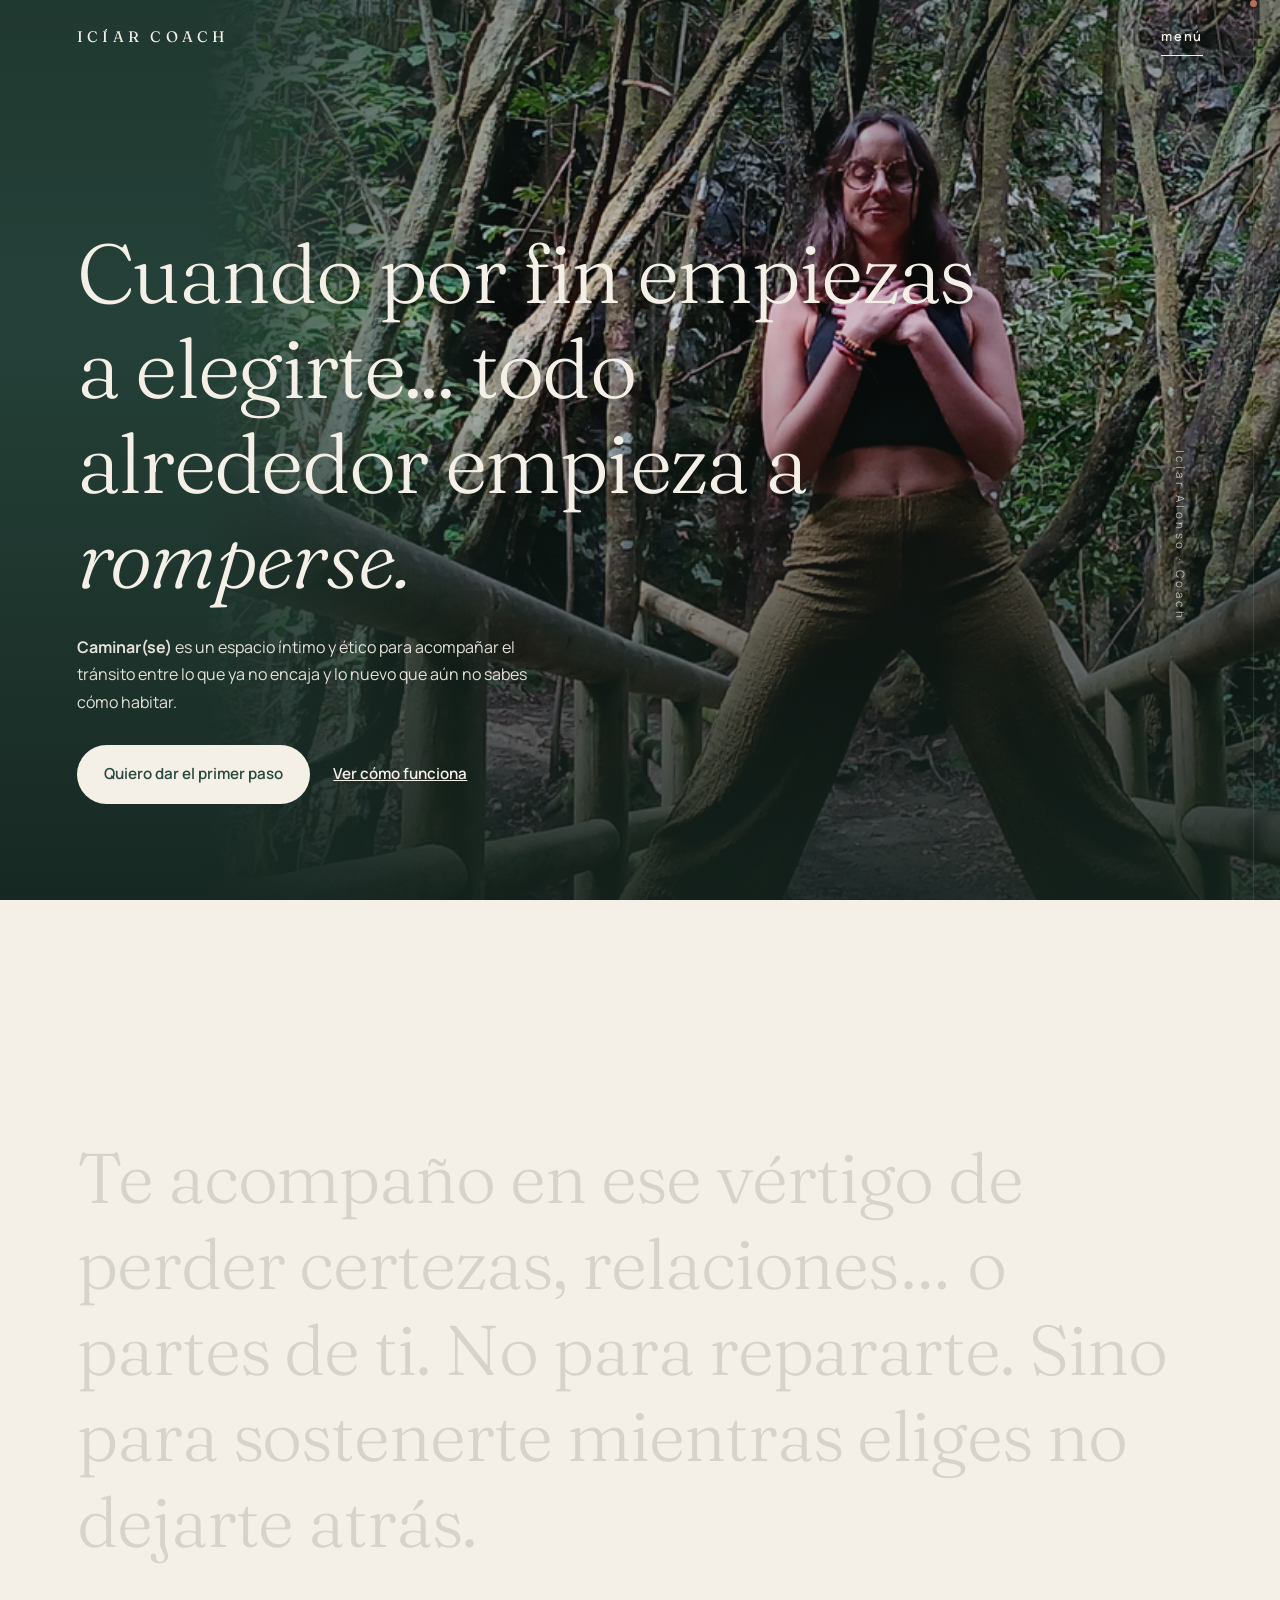
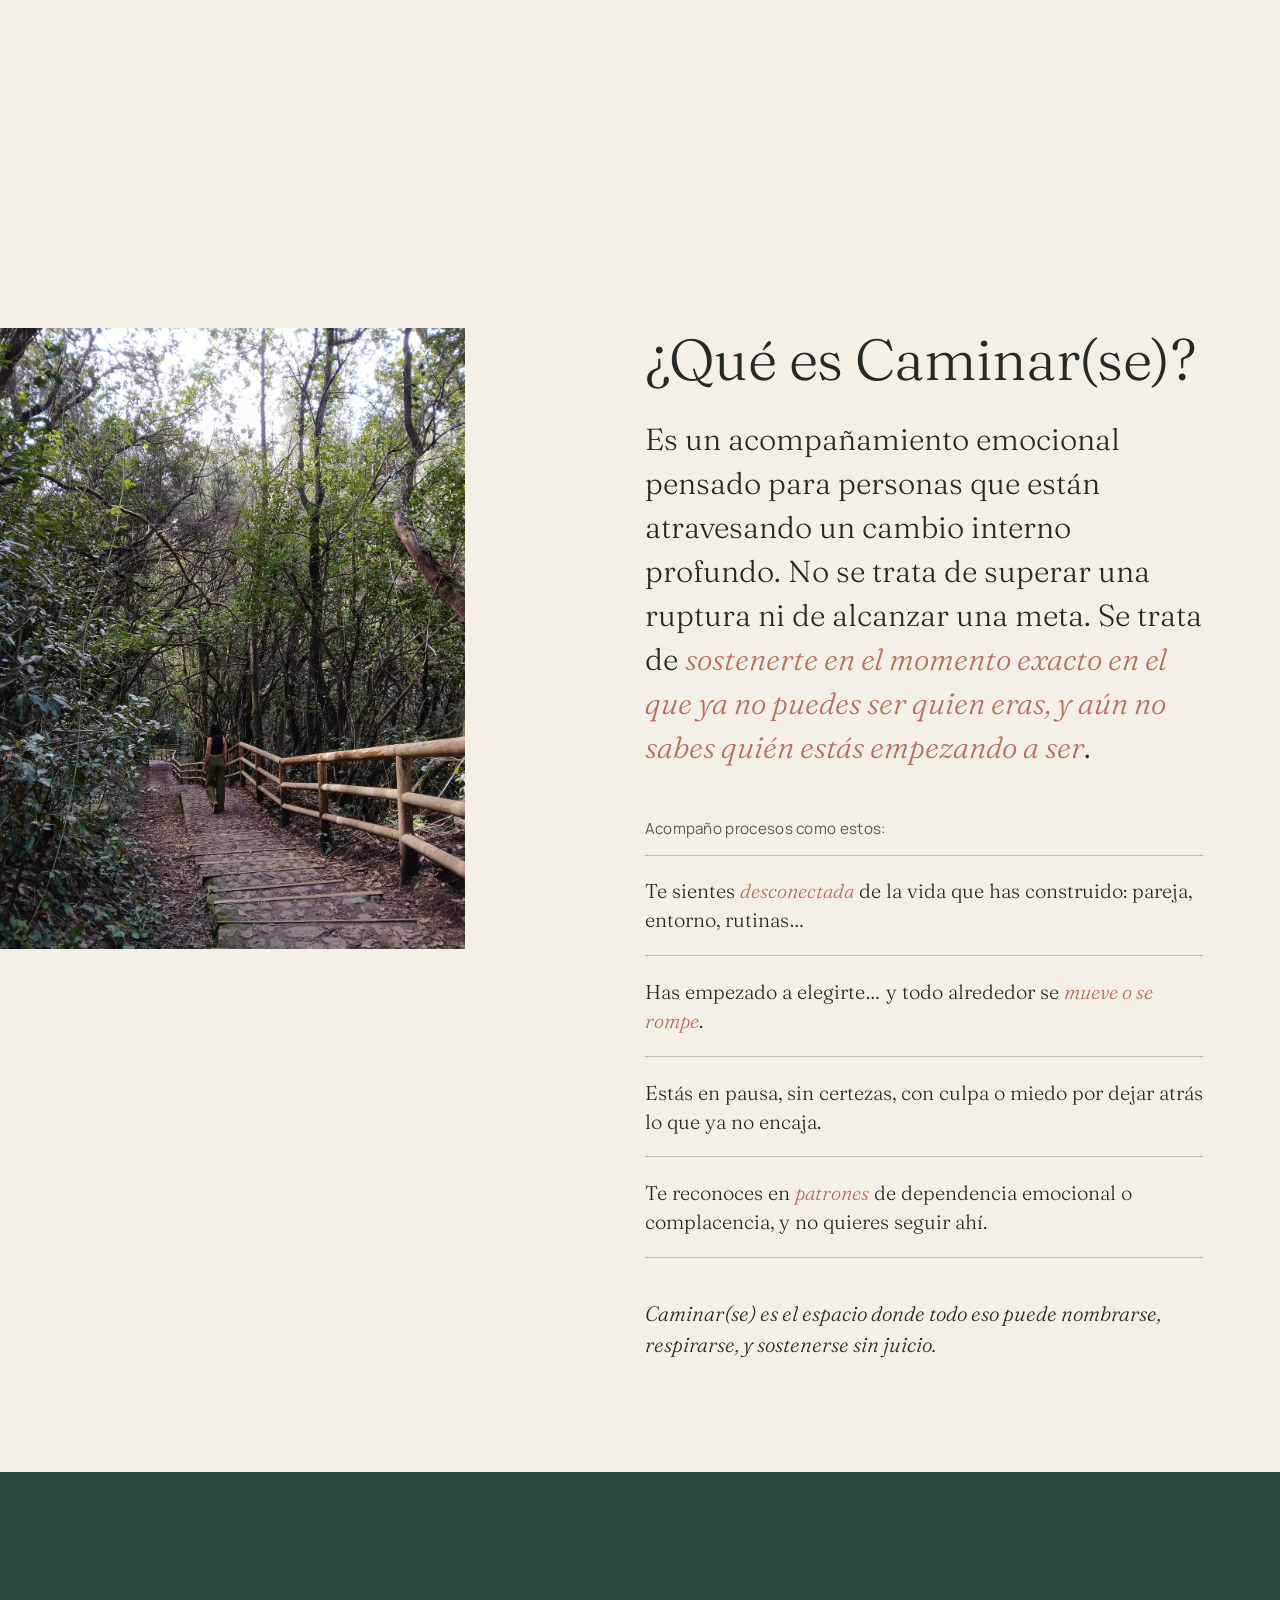
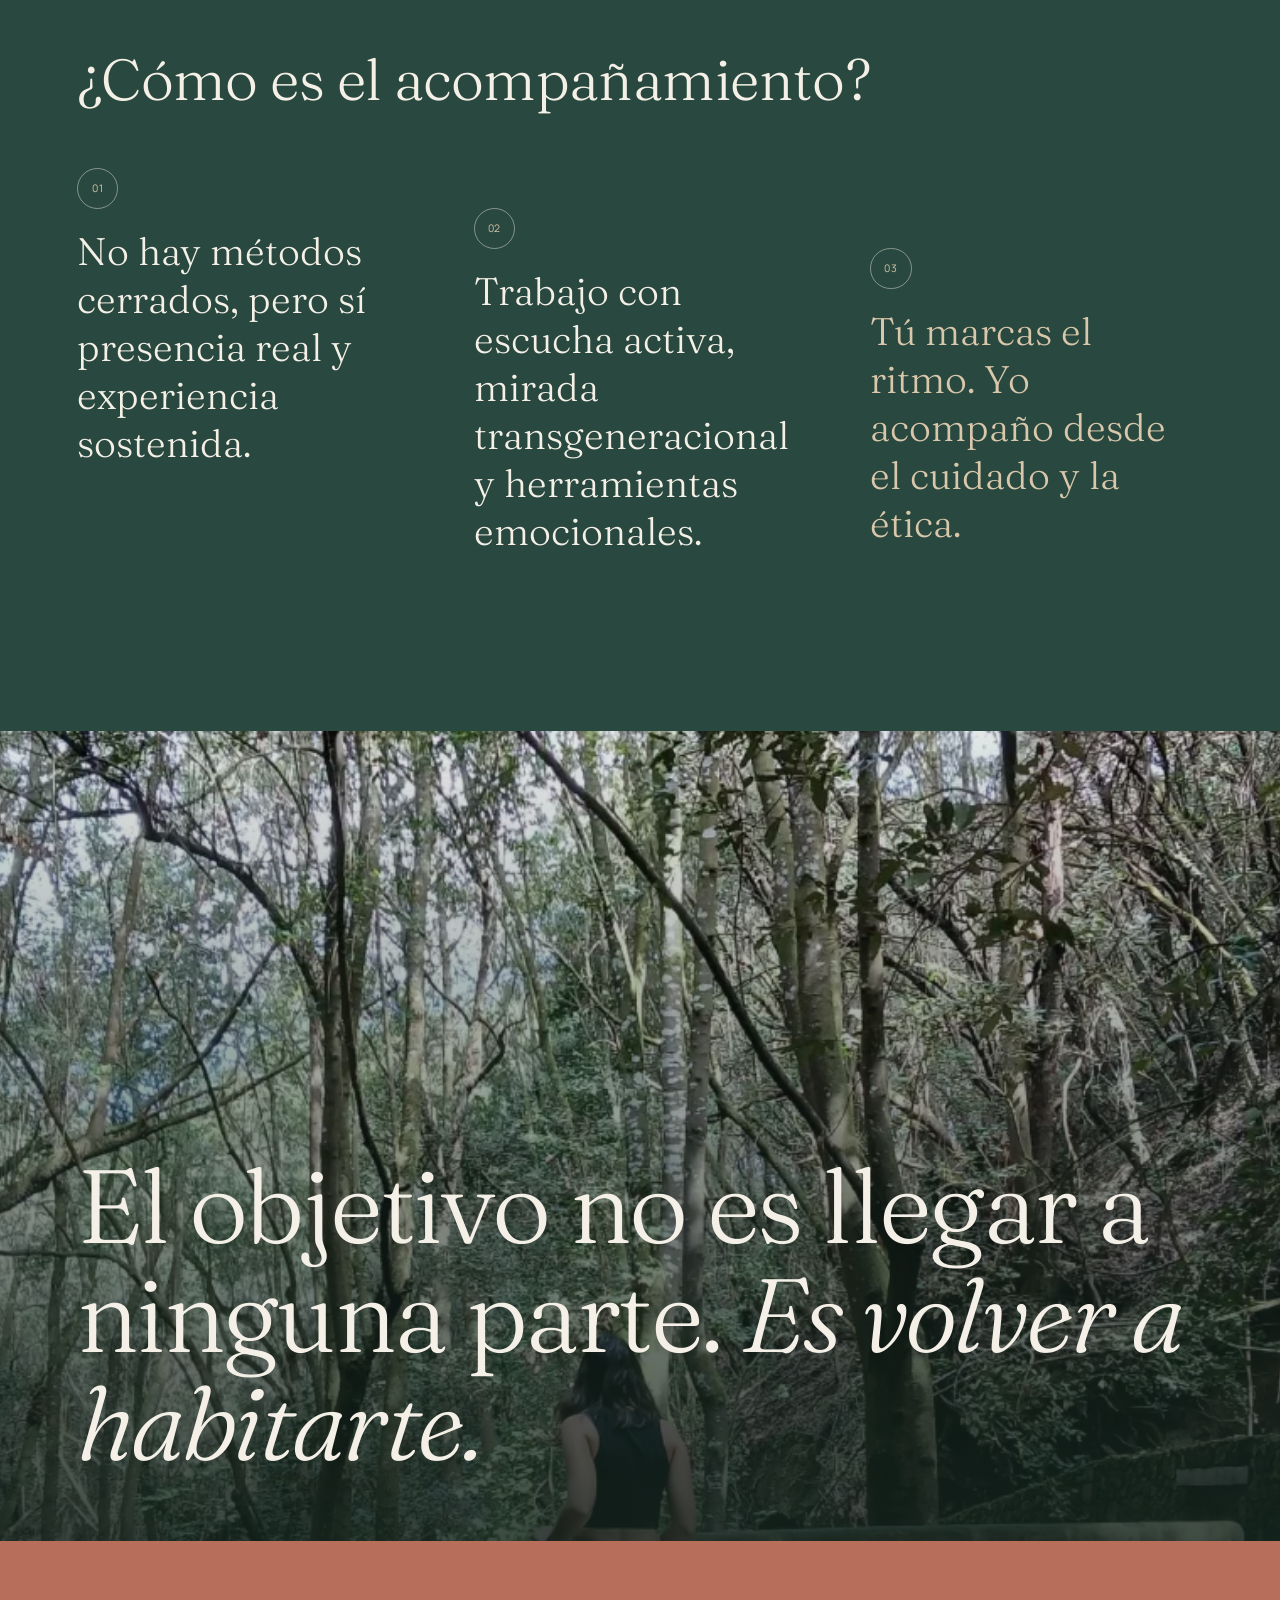
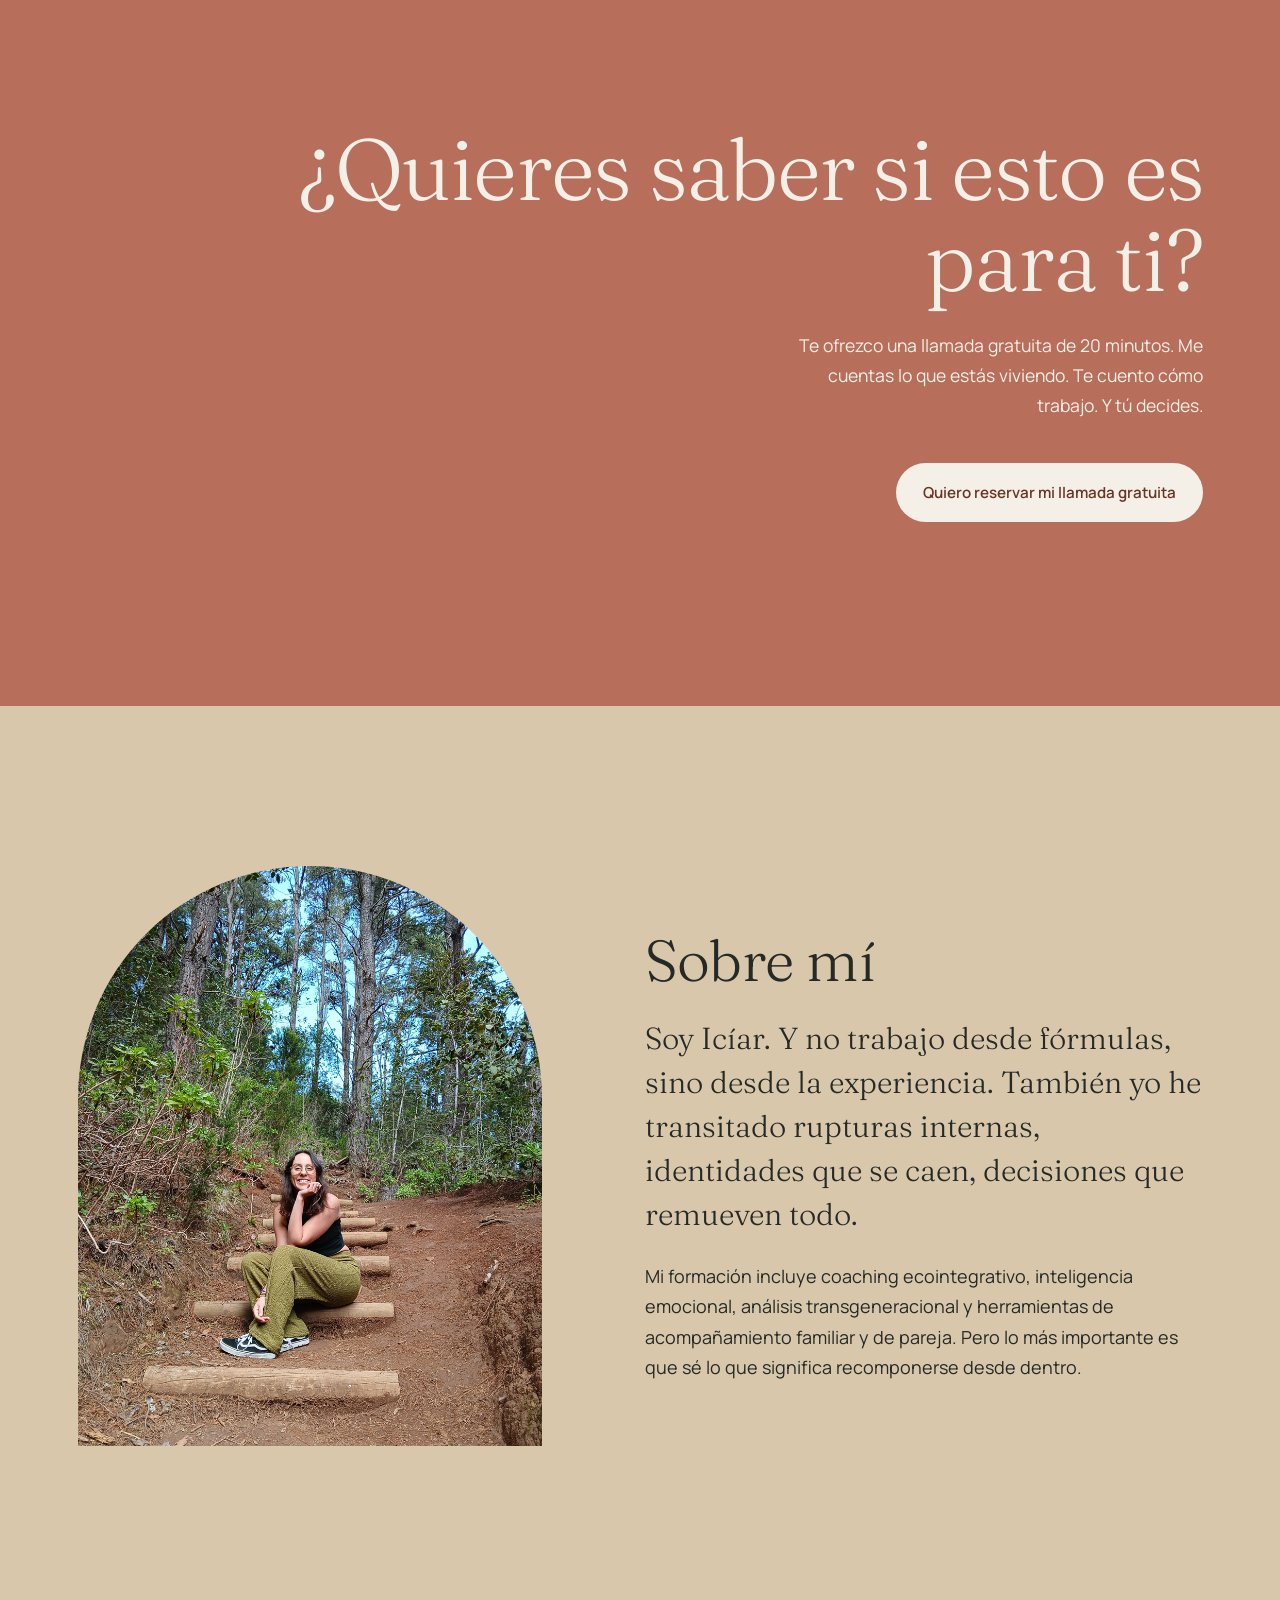
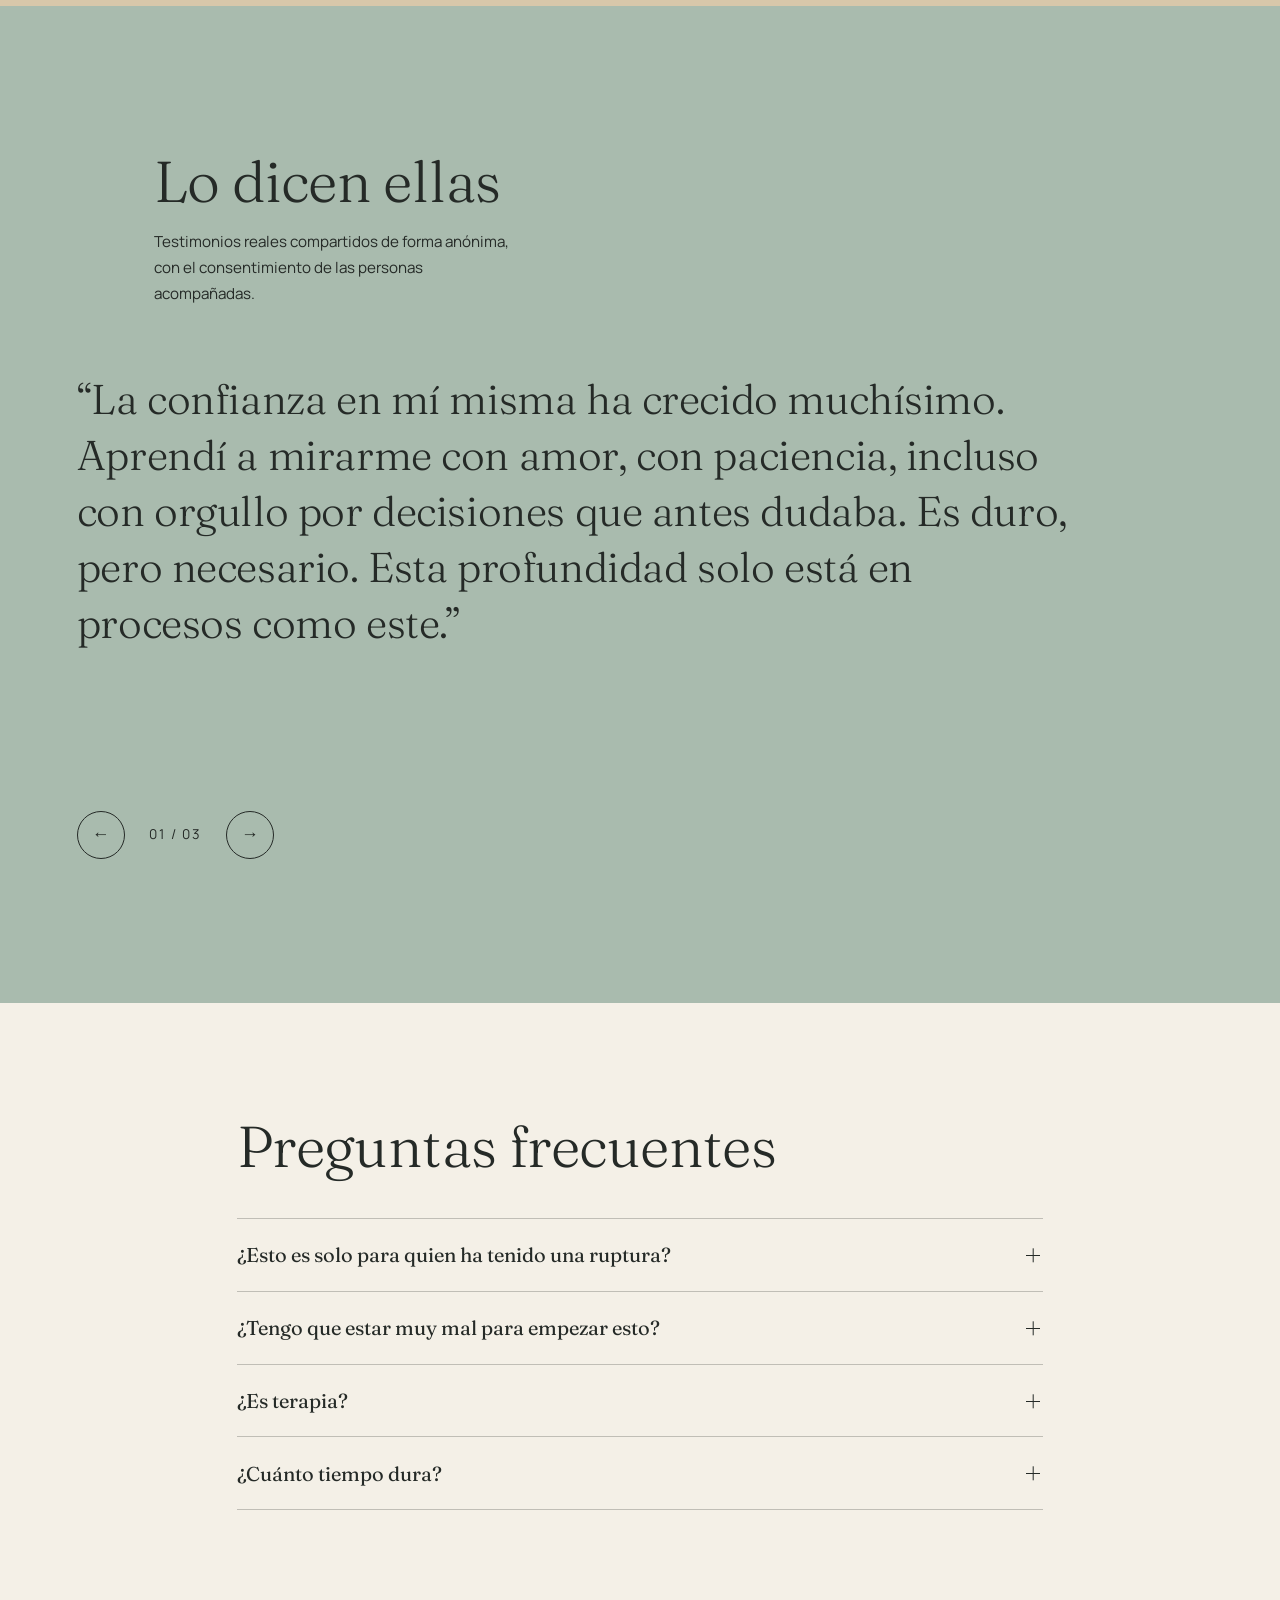
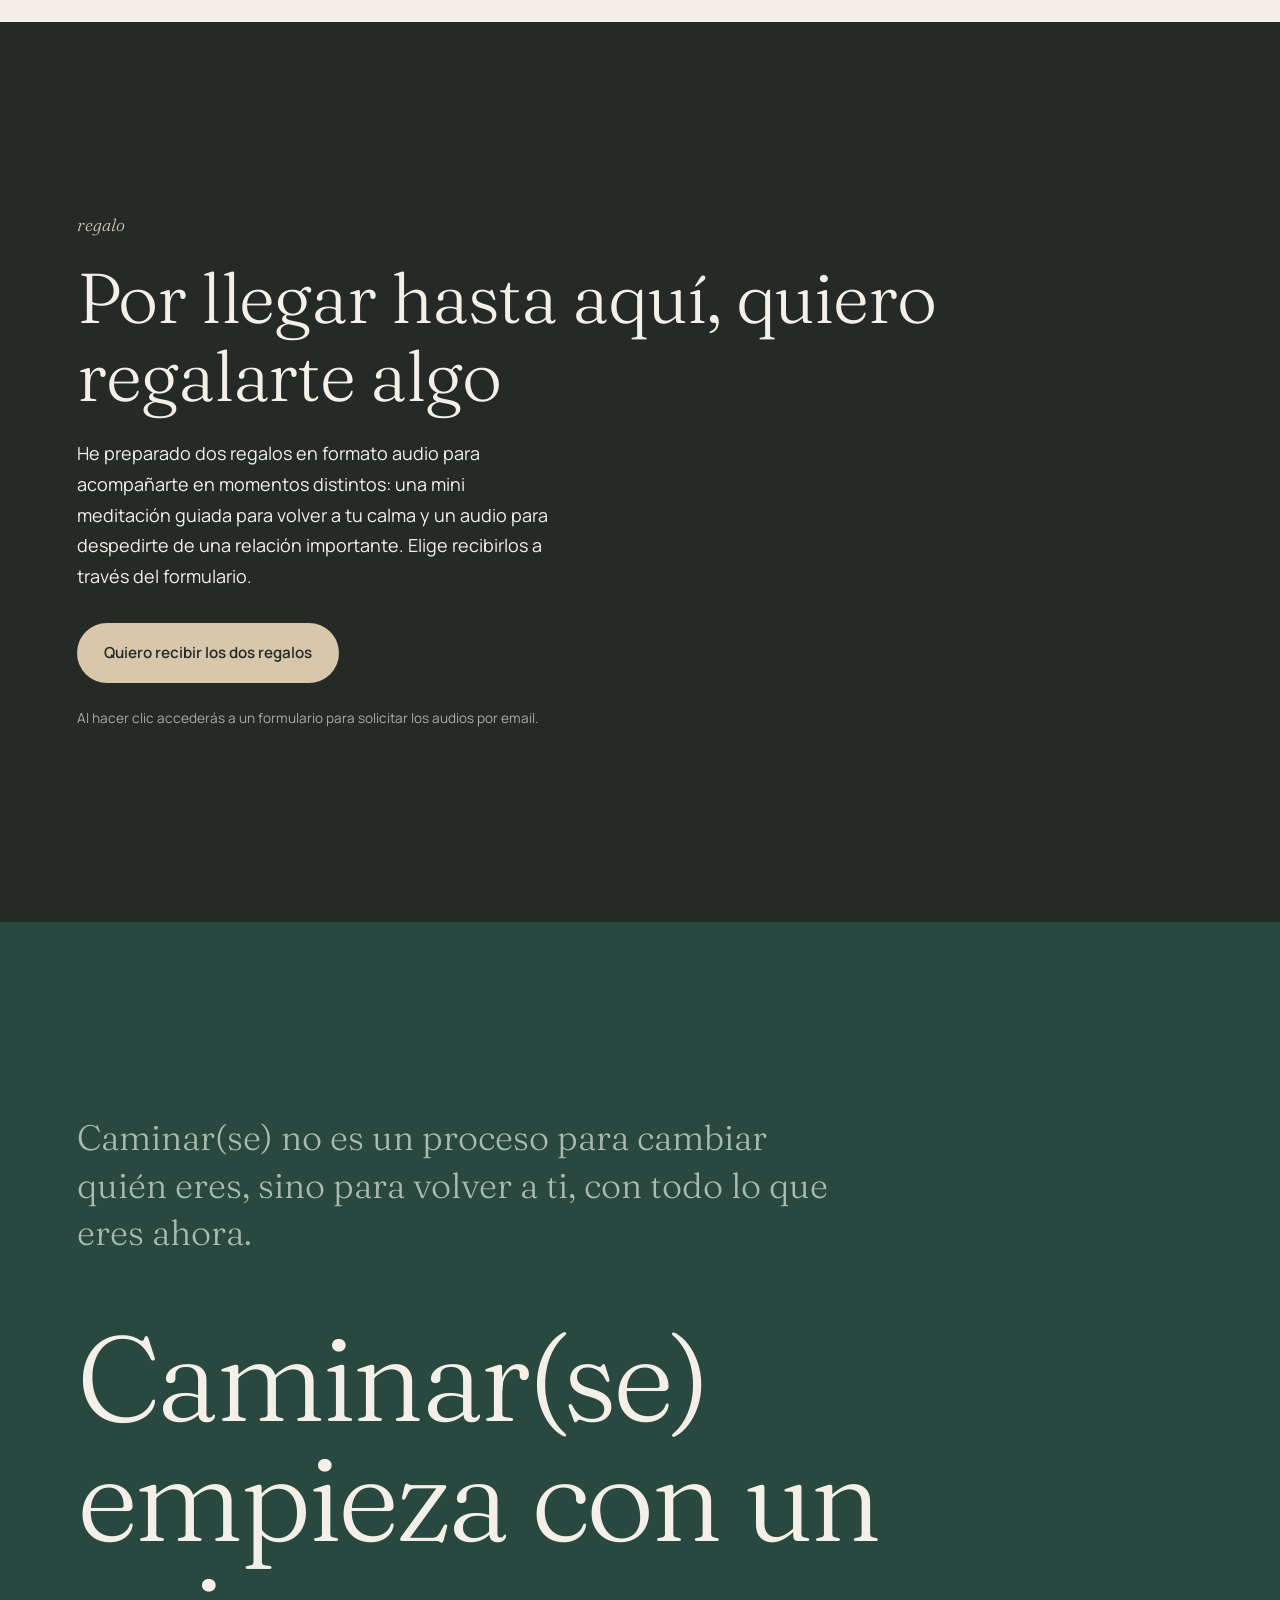
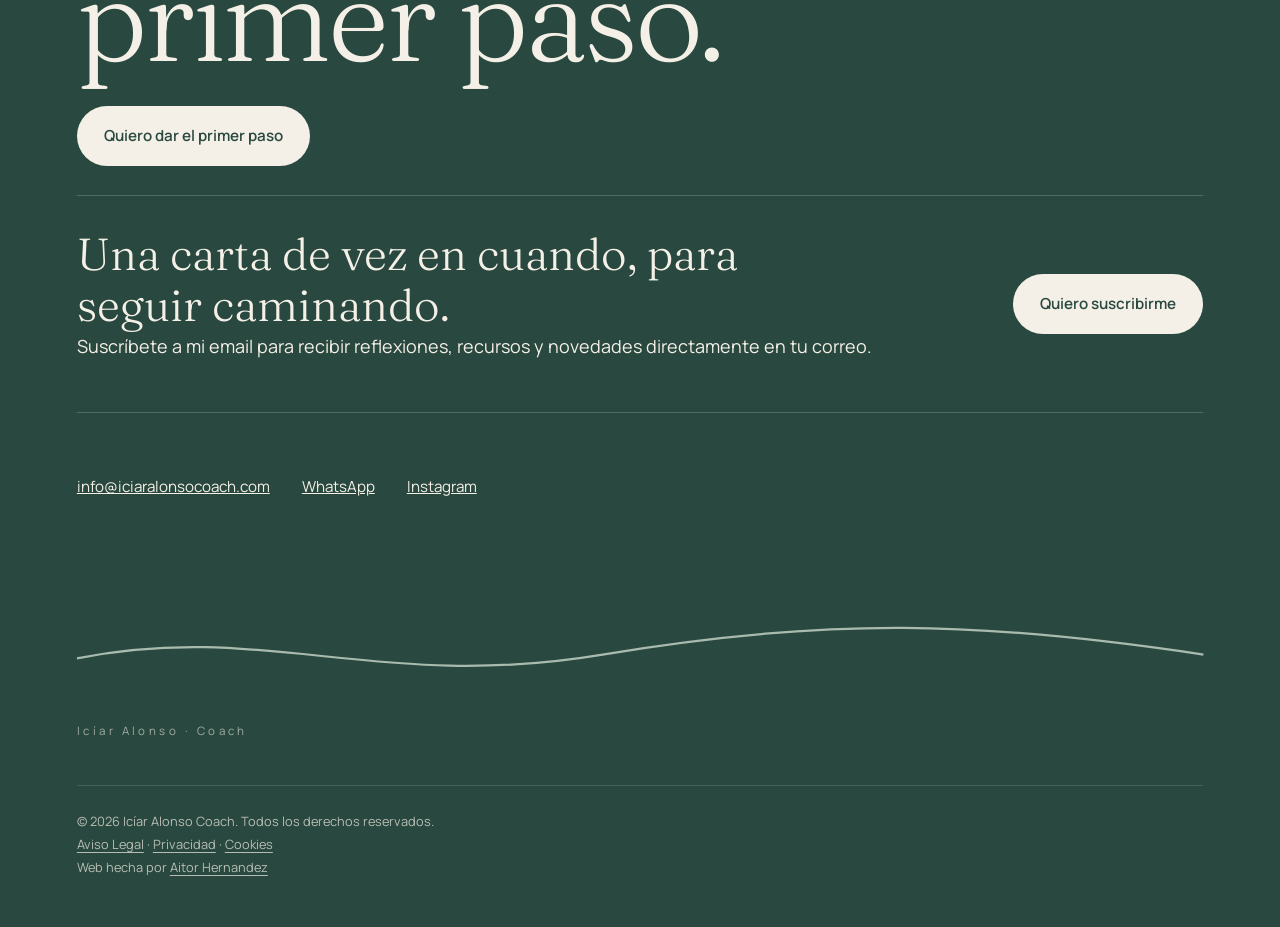
<file: index.html>
<!DOCTYPE html>
<html lang="es">
<head>
<meta charset="utf-8">
<meta name="viewport" content="width=device-width, initial-scale=1, viewport-fit=cover">
<title>Icíar Alonso Coach · Caminar(se) — acompañamiento emocional</title>
<meta name="description" content="Caminar(se) es un espacio íntimo y ético para acompañar el tránsito entre lo que ya no encaja y lo nuevo que aún no sabes cómo habitar. Llamada gratuita de 20 minutos.">
<meta name="theme-color" content="#29483F">
<link rel="canonical" href="https://iciarcoach.es/">
<link rel="icon" href="favicon.svg" type="image/svg+xml">
<link rel="apple-touch-icon" href="img/apple-touch-icon.png">
<link rel="manifest" href="manifest.webmanifest">
<meta property="og:type" content="website">
<meta property="og:locale" content="es_ES">
<meta property="og:site_name" content="Icíar Alonso Coach">
<meta property="og:title" content="Caminar(se) · Icíar Alonso Coach">
<meta property="og:description" content="Un espacio íntimo y ético para acompañar el tránsito entre lo que ya no encaja y lo nuevo que aún no sabes cómo habitar.">
<meta property="og:url" content="https://iciarcoach.es/">
<meta property="og:image" content="https://iciarcoach.es/img/og.jpg">
<meta property="og:image:alt" content="Icíar en un puente de madera dentro de un bosque">
<meta name="twitter:card" content="summary_large_image">
<meta name="twitter:title" content="Caminar(se) · Icíar Alonso Coach">
<meta name="twitter:description" content="Acompañamiento emocional para transitar tus cambios.">
<meta name="twitter:image" content="https://iciarcoach.es/img/og.jpg">
<link rel="preload" href="fonts/fraunces-latin-wght-normal.woff2" as="font" type="font/woff2" crossorigin>
<link rel="preload" href="fonts/manrope-latin-wght-normal.woff2" as="font" type="font/woff2" crossorigin>
<link rel="stylesheet" href="css/styles.css">
<script type="application/ld+json">{"@context":"https://schema.org","@type":"ProfessionalService","name":"Icíar Alonso Coach","description":"Acompañamiento emocional para transitar cambios internos profundos.","url":"https://iciarcoach.es/","email":"info@iciaralonsocoach.com","sameAs":["https://www.instagram.com/iciar_coach/"]}</script>
</head>
<body>
<a class="skip" href="#principal">Saltar al contenido</a>

<header class="bar" id="bar">
  <a class="bar__mark" href="#inicio" aria-label="Icíar Coach, inicio">ICÍAR COACH</a>
  <button class="bar__btn" id="menuBtn" aria-expanded="false" aria-controls="menu">Menú</button>
</header>
<nav class="menu" id="menu" aria-label="Principal" hidden>
  <ul>
    <li><a href="#proceso">Proceso</a></li>
    <li><a href="#quien-soy">Quién Soy</a></li>
    <li><a href="#testimonios">Testimonios</a></li>
    <li><a href="#faq">FAQ</a></li>
    <li><a href="#regalo">Recursos Gratuitos</a></li>
  </ul>
</nav>
<div class="trail" aria-hidden="true"><i id="trailDot"></i></div>

<main id="principal">

<section class="hero" id="inicio">
  <picture class="hero__img">
    <source media="(min-width:48em)" srcset="img/puente.jpg">
    <img src="img/puente-m.jpg" alt="Icíar de pie sobre un puente de madera, en mitad de un bosque de laurisilva" width="900" height="1080" fetchpriority="high">
  </picture>
  <div class="hero__txt">
    <h1 class="hero__h" aria-label="Cuando por fin empiezas a elegirte... todo alrededor empieza a romperse.">
      <span class="line" aria-hidden="true"><span>Cuando por fin empiezas</span></span>
      <span class="line" aria-hidden="true"><span>a elegirte... todo</span></span>
      <span class="line" aria-hidden="true"><span>alrededor empieza a</span></span>
      <span class="line" aria-hidden="true"><span><em>romperse.</em></span></span>
    </h1>
    <p class="hero__sub"><strong>Caminar(se)</strong> es un espacio íntimo y ético para acompañar el tránsito entre lo que ya no encaja y lo nuevo que aún no sabes cómo habitar.</p>
    <p class="hero__cta"><a class="btn" href="https://wa.link/zugo5a" rel="noopener">Quiero dar el primer paso</a> <a class="lnk" href="#proceso">Ver cómo funciona</a></p>
  </div>
  <p class="hero__sign">Icíar Alonso · Coach</p>
</section>

<section class="pause" aria-label="Idea central">
  <p class="pause__t" id="pauseText">Te acompaño en ese vértigo de perder certezas, relaciones… o partes de ti. No para repararte. Sino para sostenerte mientras eliges no dejarte atrás.</p>
</section>

<section class="que" id="proceso">
  <figure class="que__fig">
    <img src="img/escalera.webp" alt="Icíar baja por una escalera de piedra y madera entre árboles" width="1200" height="1600" loading="eager" decoding="async">
  </figure>
  <div class="que__body">
    <h2 class="h2">¿Qué es Caminar(se)?</h2>
    <p class="lead">Es un acompañamiento emocional pensado para personas que están atravesando un cambio interno profundo. No se trata de superar una ruptura ni de alcanzar una meta. Se trata de <em>sostenerte en el momento exacto en el que ya no puedes ser quien eras, y aún no sabes quién estás empezando a ser</em>.</p>
    <h3 class="h3">Acompaño procesos como estos:</h3>
    <ol class="cases">
      <li>Te sientes <em>desconectada</em> de la vida que has construido: pareja, entorno, rutinas…</li>
      <li>Has empezado a elegirte… y todo alrededor se <em>mueve o se rompe</em>.</li>
      <li>Estás en pausa, sin certezas, con culpa o miedo por dejar atrás lo que ya no encaja.</li>
      <li>Te reconoces en <em>patrones</em> de dependencia emocional o complacencia, y no quieres seguir ahí.</li>
    </ol>
    <p class="coda">Caminar(se) es el espacio donde todo eso puede nombrarse, respirarse, y sostenerse sin juicio.</p>
  </div>
</section>

<section class="como" aria-labelledby="como-h">
  <h2 class="h2" id="como-h">¿Cómo es el acompañamiento?</h2>
  <div class="como__grid">
    <article class="como__item">
      <span class="como__icon" aria-hidden="true">01</span>
      <p>No hay métodos cerrados, pero sí presencia real y experiencia sostenida.</p>
    </article>
    <article class="como__item">
      <span class="como__icon" aria-hidden="true">02</span>
      <p>Trabajo con escucha activa, mirada transgeneracional y herramientas emocionales.</p>
    </article>
    <article class="como__item">
      <span class="como__icon" aria-hidden="true">03</span>
      <p>Tú marcas el ritmo. Yo acompaño desde el cuidado y la ética.</p>
    </article>
  </div>
</section>

<section class="goal">
  <img class="goal__img" src="img/bosque.webp" alt="Icíar de espaldas, apoyada en una barandilla de madera frente a un bosque" width="1034" height="480" loading="lazy">
  <p class="goal__t">El objetivo no es llegar a ninguna parte. <em>Es volver a habitarte.</em></p>
</section>

<section class="call" aria-labelledby="call-h">
  <h2 class="call__h" id="call-h">¿Quieres saber si esto es para ti?</h2>
  <p class="call__p">Te ofrezco una llamada gratuita de 20 minutos. Me cuentas lo que estás viviendo. Te cuento cómo trabajo. Y tú decides.</p>
  <a class="btn btn--light" href="https://wa.link/zugo5a" rel="noopener">Quiero reservar mi llamada gratuita</a>
</section>

<section class="yo" id="quien-soy">
  <figure class="yo__fig"><img src="img/sonrisa.jpg" alt="Icíar sonriendo, sentada en una escalera de troncos en el bosque" width="518" height="629" loading="eager" decoding="async"></figure>
  <div class="yo__body">
    <h2 class="h2">Sobre mí</h2>
    <p class="lead">Soy Icíar. Y no trabajo desde fórmulas, sino desde la experiencia. También yo he transitado rupturas internas, identidades que se caen, decisiones que remueven todo.</p>
    <p>Mi formación incluye coaching ecointegrativo, inteligencia emocional, análisis transgeneracional y herramientas de acompañamiento familiar y de pareja. Pero lo más importante es que sé lo que significa recomponerse desde dentro.</p>
  </div>
</section>

<section class="voces" id="testimonios" aria-labelledby="voces-h">
  <h2 class="h2" id="voces-h">Lo dicen ellas</h2>
  <p class="voces__note">Testimonios reales compartidos de forma anónima, con el consentimiento de las personas acompañadas.</p>
  <div class="voces__stage" id="vocesStage" aria-roledescription="carrusel" aria-label="Testimonios">
    <blockquote class="voz is-on" aria-label="Testimonio 1 de 3"><p>“La confianza en mí misma ha crecido muchísimo. Aprendí a mirarme con amor, con paciencia, incluso con orgullo por decisiones que antes dudaba. Es duro, pero necesario. Esta profundidad solo está en procesos como este.”</p></blockquote>
    <blockquote class="voz" aria-label="Testimonio 2 de 3"><p>“Por primera vez me comprometí con cada propuesta del proceso. Incluso lo que no entendía en el momento, luego cobraba sentido. Sentí que Icíar se adaptaba a mí, sin forzarme. Y el espacio físico, esos pasos entre árboles, fue parte de la transformación.”</p></blockquote>
    <blockquote class="voz" aria-label="Testimonio 3 de 3"><p>“Acogimiento. Refugio. Claridad. Honestidad. Pasión. Así describiría lo que viví aquí. Sin juicio, con sostén. Lo recomiendo siempre que alguien me cuenta que se siente perdida.”</p></blockquote>
  </div>
  <div class="voces__nav" id="vocesNav" hidden>
    <button type="button" id="vPrev" aria-label="Testimonio anterior">←</button>
    <span id="vCount" aria-live="polite">01 / 03</span>
    <button type="button" id="vNext" aria-label="Testimonio siguiente">→</button>
  </div>
</section>

<section class="faq" id="faq" aria-labelledby="faq-h">
  <h2 class="h2" id="faq-h">Preguntas frecuentes</h2>
  <details><summary>¿Esto es solo para quien ha tenido una ruptura?</summary><p>No. No es necesario que haya una ruptura externa. Muchas veces acompañamos un proceso interno: cuando ya no encajas donde estabas, pero aún no sabes dónde ir.</p></details>
  <details><summary>¿Tengo que estar muy mal para empezar esto?</summary><p>En absoluto. Puedes estar en un momento de duda, de pausa, de miedo… No hace falta tocar fondo. Hace falta solo sentir que no puedes (ni quieres) seguir igual.</p></details>
  <details><summary>¿Es terapia?</summary><p>No. Es un proceso de acompañamiento emocional. No diagnóstico, no patologiza, no impone. Acompaña desde la vivencia y la escucha.</p></details>
  <details><summary>¿Cuánto tiempo dura?</summary><p>No hay una duración fija. Los packs están pensados como una forma de comenzar: 3 sesiones pueden darte mucha claridad, y 6 un sostén más profundo. A veces ahí termina. A veces se necesita continuar. Lo importante no es cerrarlo “bien”, sino sentirte acompañada en un proceso que es solo tuyo.</p></details>
</section>

<section class="gift" id="regalo" aria-labelledby="gift-h">
  <p class="gift__k">regalo</p>
  <h2 class="gift__h" id="gift-h">Por llegar hasta aquí, quiero regalarte algo</h2>
  <p class="gift__p">He preparado dos regalos en formato audio para acompañarte en momentos distintos: una mini meditación guiada para volver a tu calma y un audio para despedirte de una relación importante. Elige recibirlos a través del formulario.</p>
  <a class="btn btn--sand" href="https://forms.zohopublic.eu/infoiciaralo1/form/LoquenoseDijo/formperma/rvbY_zYEERVxdd-VYwOZD5M6fVC_hUoZPruYZGtyGwE" target="_blank" rel="noopener noreferrer">Quiero recibir los dos regalos</a>
  <p class="gift__s">Al hacer clic accederás a un formulario para solicitar los audios por email.</p>
</section>

</main>

<footer class="end">
  <p class="end__a">Caminar(se) no es un proceso para cambiar quién eres, sino para volver a ti, con todo lo que eres ahora.</p>
  <p class="end__b">Caminar(se) empieza con un primer paso.</p>
  <a class="btn btn--light" href="https://wa.link/zugo5a" rel="noopener">Quiero dar el primer paso</a>
  <section class="end__newsletter" aria-labelledby="newsletter-h">
    <div><h2 id="newsletter-h">Una carta de vez en cuando, para seguir caminando.</h2><p>Suscríbete a mi email para recibir reflexiones, recursos y novedades directamente en tu correo.</p></div>
    <a class="btn btn--light" href="https://forms.zohopublic.eu/infoiciaralo1/form/Suscrbeteamiemail/formperma/qEnHPQ3nWXcqD9osVVBd_bAEPHorof6IWK97ZB7hsbw" target="_blank" rel="noopener noreferrer">Quiero suscribirme</a>
  </section>
  <p class="end__c"><a href="mailto:info@iciaralonsocoach.com">info@iciaralonsocoach.com</a> <a href="https://wa.link/zugo5a" rel="noopener">WhatsApp</a> <a href="https://www.instagram.com/iciar_coach/" rel="noopener" target="_blank">Instagram <span class="sr">(se abre en una pestaña nueva)</span></a></p>
  <svg class="end__line" viewBox="0 0 600 40" aria-hidden="true" focusable="false"><path d="M0 22 C100 2 160 40 280 20 S480 2 600 20"/></svg>
  <p class="end__sign">Icíar Alonso · Coach</p>
  <p class="end__legal">© 2026 Icíar Alonso Coach. Todos los derechos reservados.<br><a href="aviso-legal.html">Aviso Legal</a> · <a href="politica-privacidad.html">Privacidad</a> · <a href="politica-cookies.html">Cookies</a><br>Web hecha por <a href="https://www.aitorhernandez.es" rel="noopener" target="_blank">Aitor Hernandez<span class="sr"> (se abre en una pestaña nueva)</span></a></p>
</footer>
<script src="js/main.js" defer></script>
</body>
</html>
</file>
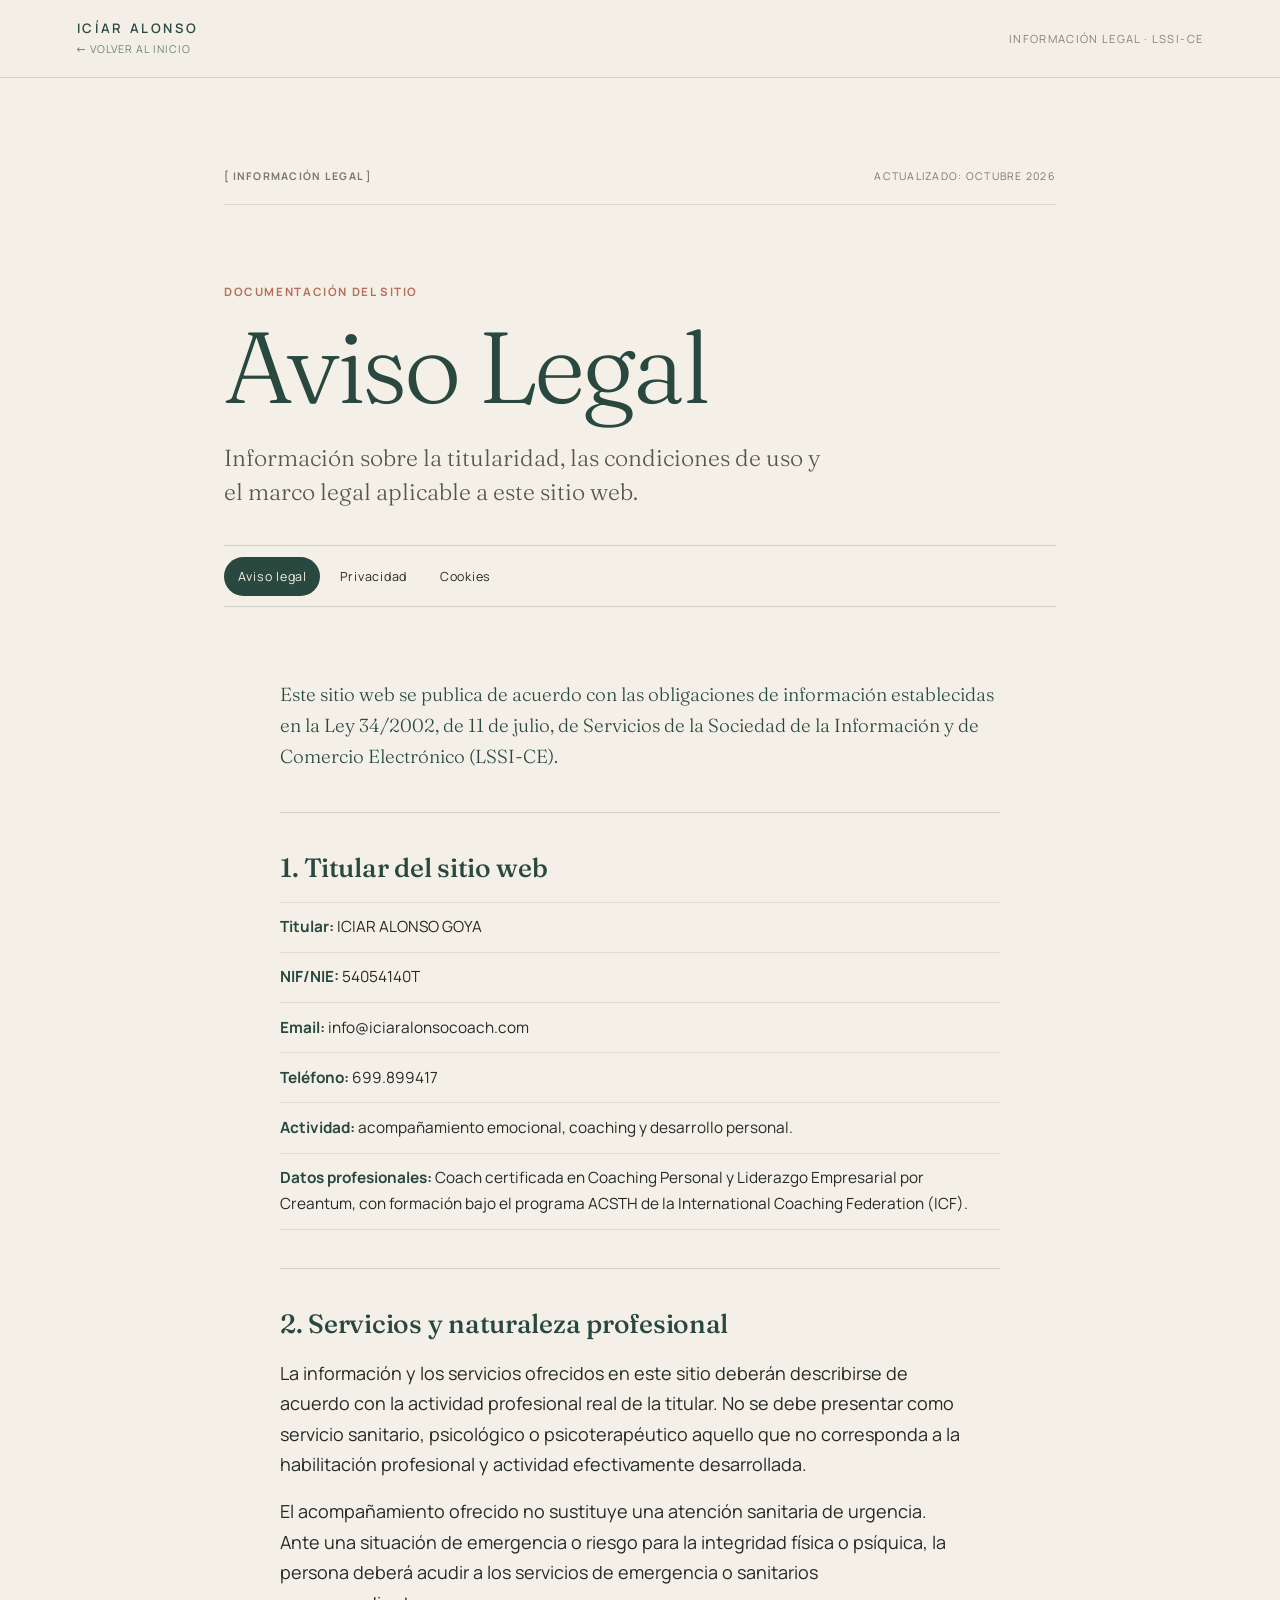
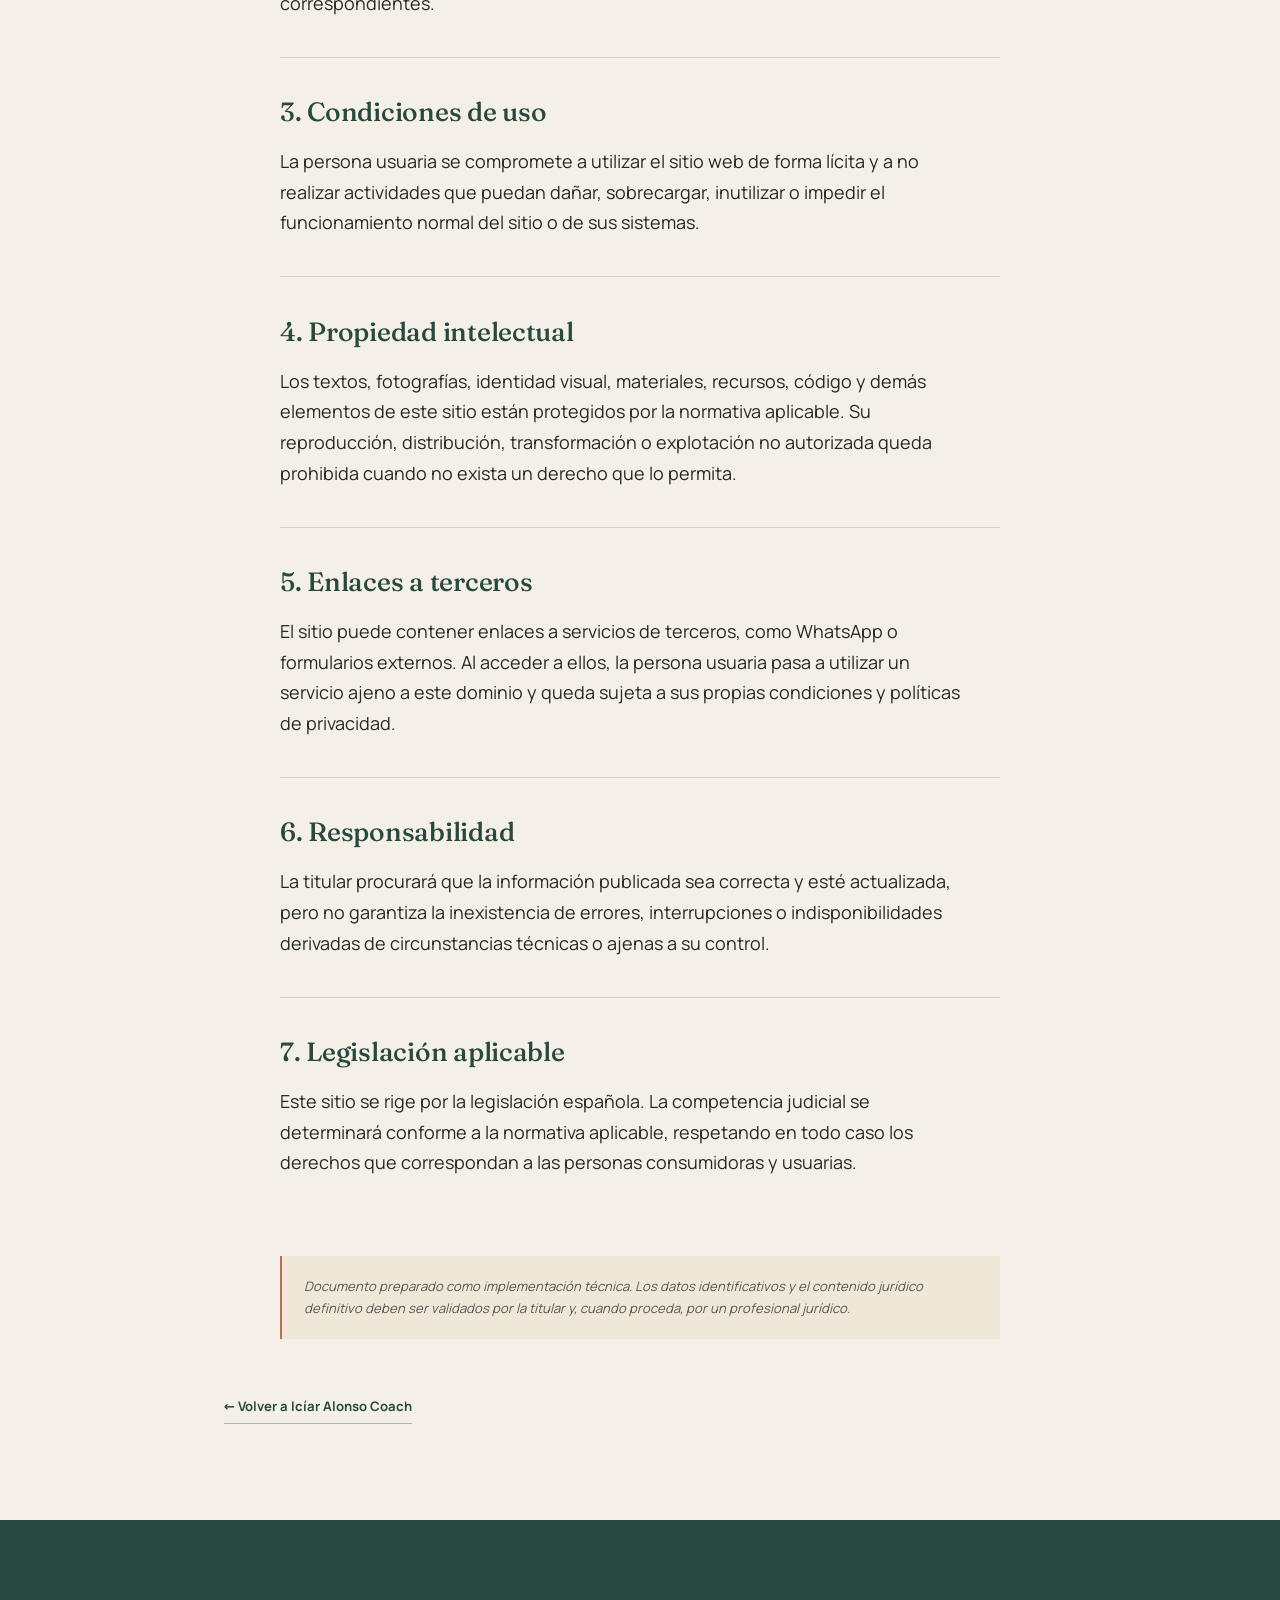
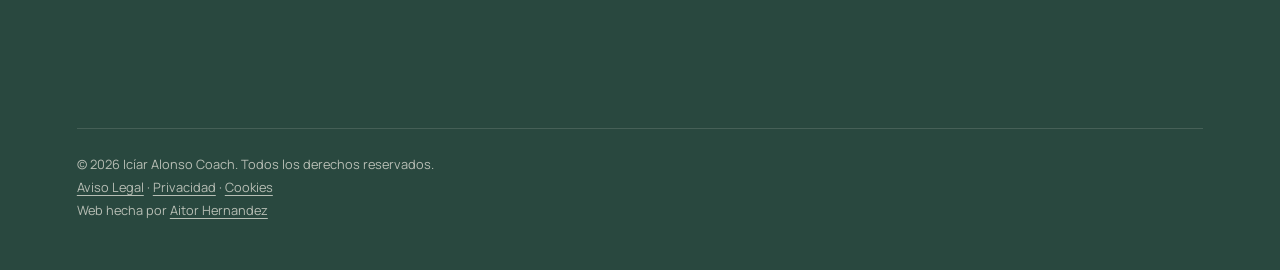
<file: aviso-legal.html>
<!DOCTYPE html>
<html lang="es" dir="ltr">
<head>
  <meta charset="UTF-8">
  <meta name="viewport" content="width=device-width, initial-scale=1.0, viewport-fit=cover">
  <title>Aviso Legal — Icíar Alonso Coach</title>
  <meta name="robots" content="noindex, follow">
  <link rel="canonical" href="https://iciarcoach.es/aviso-legal.html">
  <link rel="icon" href="favicon.svg" type="image/svg+xml">
  <meta name="theme-color" content="#F4F0E7">
  <link rel="stylesheet" href="css/styles.css">
</head>
<body class="editorial-flow page-reading">
<header class="masthead"><div class="masthead-inner">
  <a href="index.html" class="brand-signature" aria-label="Volver al inicio"><span class="brand-top">ICÍAR ALONSO</span><span class="brand-bottom">← VOLVER AL INICIO</span></a>
  <div class="masthead-center"><span class="live-status">Información legal · LSSI-CE</span></div>
</div></header>
<main class="letter-reading-view"><div class="letter-container">
  <div class="letter-stamp-top"><span class="spec-id">[ INFORMACIÓN LEGAL ]</span><span class="spec-legend">ACTUALIZADO: OCTUBRE 2026</span></div>
  <header class="letter-header"><p class="legal-eyebrow">Documentación del sitio</p><h1 class="letter-headline">Aviso Legal</h1><p class="legal-intro">Información sobre la titularidad, las condiciones de uso y el marco legal aplicable a este sitio web.</p></header>
  <nav class="legal-doc-nav" aria-label="Documentación legal"><a href="aviso-legal.html" aria-current="page">Aviso legal</a><a href="politica-privacidad.html">Privacidad</a><a href="politica-cookies.html">Cookies</a></nav>
  <div class="legal-prose-content">
    <p>Este sitio web se publica de acuerdo con las obligaciones de información establecidas en la Ley 34/2002, de 11 de julio, de Servicios de la Sociedad de la Información y de Comercio Electrónico (LSSI-CE).</p>
    <section class="legal-block"><h2>1. Titular del sitio web</h2>
      <ul class="legal-data-list">
        <li><strong>Titular:</strong> ICIAR ALONSO GOYA</li>
        <li><strong>NIF/NIE:</strong> 54054140T</li>
        <li><strong>Email:</strong> info@iciaralonsocoach.com</li>
        <li><strong>Teléfono:</strong> 699.899417</li>
        <li><strong>Actividad:</strong> acompañamiento emocional, coaching y desarrollo personal.</li>
        <li><strong>Datos profesionales:</strong> Coach certificada en Coaching Personal y Liderazgo Empresarial por Creantum, con formación bajo el programa ACSTH de la International Coaching Federation (ICF).</li>
      </ul>
    </section>
    <section class="legal-block"><h2>2. Servicios y naturaleza profesional</h2>
      <p>La información y los servicios ofrecidos en este sitio deberán describirse de acuerdo con la actividad profesional real de la titular. No se debe presentar como servicio sanitario, psicológico o psicoterapéutico aquello que no corresponda a la habilitación profesional y actividad efectivamente desarrollada.</p>
      <p>El acompañamiento ofrecido no sustituye una atención sanitaria de urgencia. Ante una situación de emergencia o riesgo para la integridad física o psíquica, la persona deberá acudir a los servicios de emergencia o sanitarios correspondientes.</p>
    </section>
    <section class="legal-block"><h2>3. Condiciones de uso</h2>
      <p>La persona usuaria se compromete a utilizar el sitio web de forma lícita y a no realizar actividades que puedan dañar, sobrecargar, inutilizar o impedir el funcionamiento normal del sitio o de sus sistemas.</p>
    </section>
    <section class="legal-block"><h2>4. Propiedad intelectual</h2>
      <p>Los textos, fotografías, identidad visual, materiales, recursos, código y demás elementos de este sitio están protegidos por la normativa aplicable. Su reproducción, distribución, transformación o explotación no autorizada queda prohibida cuando no exista un derecho que lo permita.</p>
    </section>
    <section class="legal-block"><h2>5. Enlaces a terceros</h2>
      <p>El sitio puede contener enlaces a servicios de terceros, como WhatsApp o formularios externos. Al acceder a ellos, la persona usuaria pasa a utilizar un servicio ajeno a este dominio y queda sujeta a sus propias condiciones y políticas de privacidad.</p>
    </section>
    <section class="legal-block"><h2>6. Responsabilidad</h2>
      <p>La titular procurará que la información publicada sea correcta y esté actualizada, pero no garantiza la inexistencia de errores, interrupciones o indisponibilidades derivadas de circunstancias técnicas o ajenas a su control.</p>
    </section>
    <section class="legal-block"><h2>7. Legislación aplicable</h2>
      <p>Este sitio se rige por la legislación española. La competencia judicial se determinará conforme a la normativa aplicable, respetando en todo caso los derechos que correspondan a las personas consumidoras y usuarias.</p>
    </section>
    <p class="legal-meta-note"><em>Documento preparado como implementación técnica. Los datos identificativos y el contenido jurídico definitivo deben ser validados por la titular y, cuando proceda, por un profesional jurídico.</em></p>
  </div>
  <a class="legal-back-link" href="index.html">← Volver a Icíar Alonso Coach</a>
</div></main>
<footer class="end">
  <p class="end__legal">© 2026 Icíar Alonso Coach. Todos los derechos reservados.<br><a href="aviso-legal.html">Aviso Legal</a> · <a href="politica-privacidad.html">Privacidad</a> · <a href="politica-cookies.html">Cookies</a><br>Web hecha por <a href="https://www.aitorhernandez.es" rel="noopener" target="_blank">Aitor Hernandez<span class="sr"> (se abre en una pestaña nueva)</span></a></p>
</footer>
<script src="js/main.js" defer></script>
</body></html>
</file>
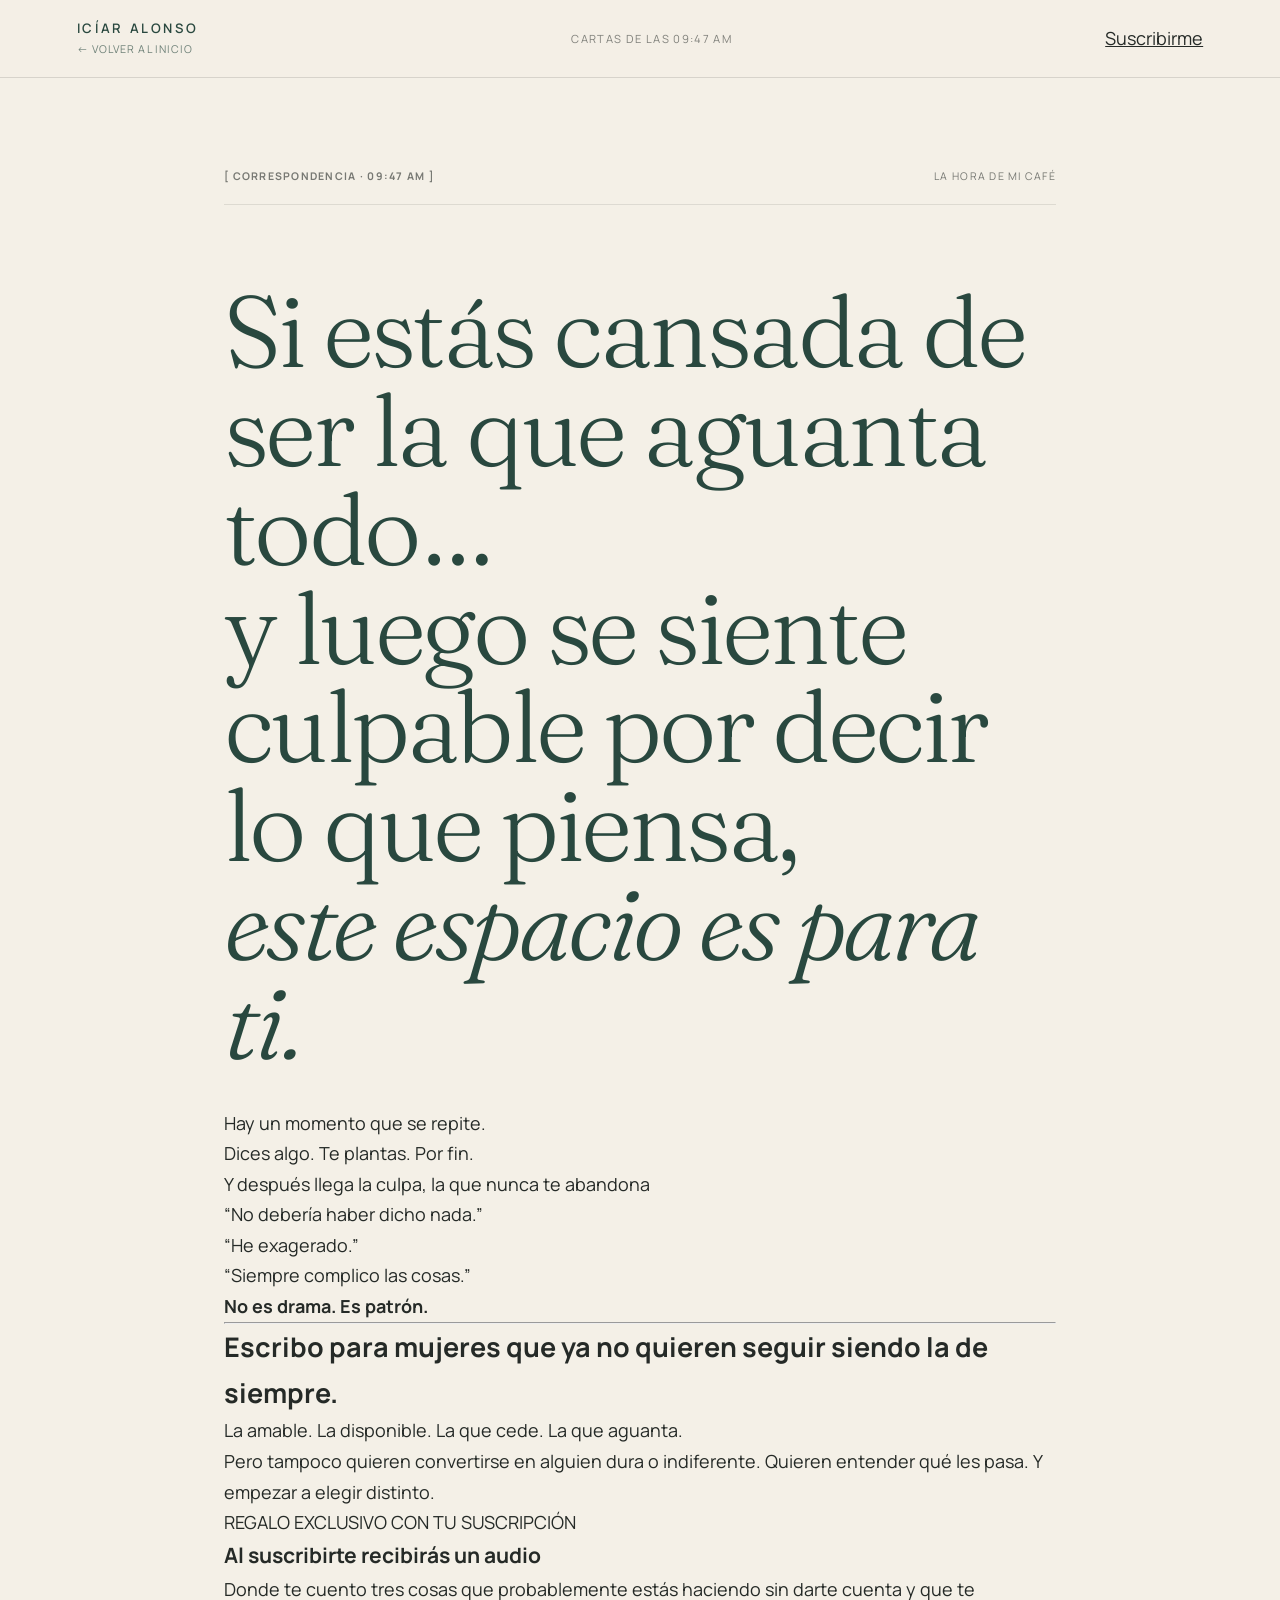
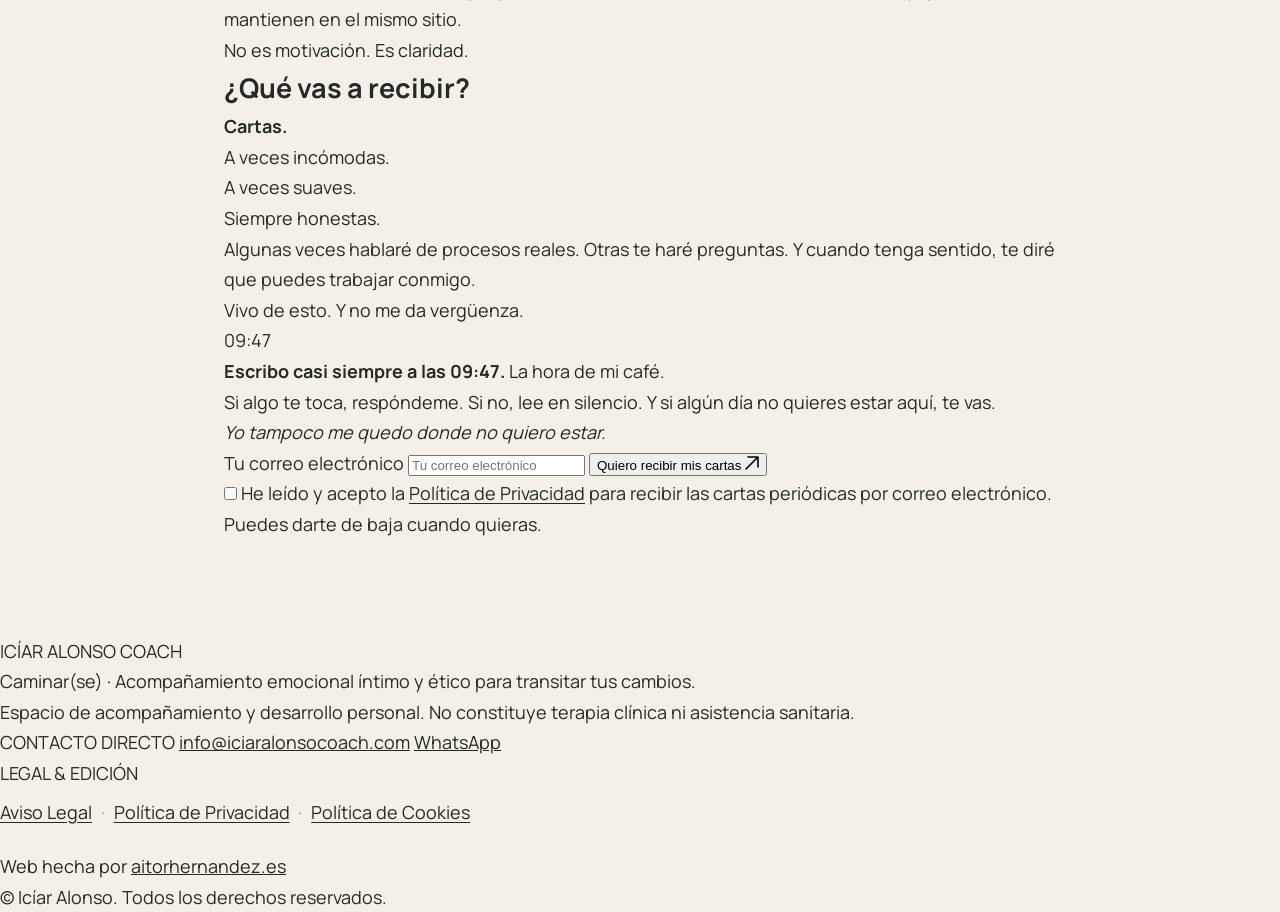
<file: cartas.html>
<!DOCTYPE html>
<html lang="es" dir="ltr">
<head>
  <meta charset="UTF-8">
  <meta name="viewport" content="width=device-width, initial-scale=1.0, viewport-fit=cover">
  <title>Cartas de las 09:47 — Icíar Alonso Coach</title>
  
  <meta name="description" content="Cartas íntimas y reflexivas a las 09:47 por Icíar Alonso. Para mujeres que ya no quieren seguir siendo la de siempre.">
  <meta name="robots" content="index, follow">
  <link rel="canonical" href="https://iciarcoach.es/cartas.html">

  <link rel="icon" type="image/svg+xml" href="data:image/svg+xml,<svg xmlns='http://www.w3.org/2000/svg' viewBox='0 0 100 100'><circle cx='50' cy='50' r='46' fill='%2329483F'/><text y='58' x='50' text-anchor='middle' font-family='serif' font-size='38' fill='%23F4F0E7'>I</text></svg>">
  <meta name="theme-color" content="#F4F0E7">

  <link rel="preconnect" href="https://fonts.googleapis.com">
  <link rel="preconnect" href="https://fonts.gstatic.com" crossorigin>
  <link href="https://fonts.googleapis.com/css2?family=Fraunces:ital,opsz,wght,SOFT@0,9..144,300..600,0..80;1,9..144,300..600,0..80&family=Manrope:wght@300;400;500;600;700&display=swap" rel="stylesheet">

  <link rel="stylesheet" href="css/styles.css">
</head>
<body class="editorial-flow page-reading">
  
  <header class="masthead">
    <div class="masthead-inner">
      <a href="index.html" class="brand-signature" aria-label="Volver a Caminar(se)">
        <span class="brand-top">ICÍAR ALONSO</span>
        <span class="brand-bottom">← VOLVER AL INICIO</span>
      </a>

      <div class="masthead-center">
        <span class="live-status">Cartas de las 09:47 AM</span>
      </div>

      <div>
        <a href="#suscripcion" class="btn-atelier terracotta-solid">
          <span>Suscribirme</span>
        </a>
      </div>
    </div>
  </header>

  <article class="letter-reading-view">
    <div class="letter-container">
      
      <div class="letter-stamp-top">
        <span class="spec-id">[ CORRESPONDENCIA · 09:47 AM ]</span>
        <span class="spec-legend">LA HORA DE MI CAFÉ</span>
      </div>

      <header class="letter-header">
        <h1 class="letter-headline">
          Si estás cansada de ser la que aguanta todo… <br>
          y luego se siente culpable por decir lo que piensa, <br>
          <em>este espacio es para ti.</em>
        </h1>
      </header>

      <div class="letter-prose">
        <p class="staccato-lead">Hay un momento que se repite.</p>
        
        <div class="staccato-three">
          <span>Dices algo.</span>
          <span>Te plantas.</span>
          <span>Por fin.</span>
        </div>

        <p class="guilt-sentence">
          Y después llega la culpa, la que nunca te abandona
        </p>

        <div class="internal-echoes-ledger">
          <p>“No debería haber dicho nada.”</p>
          <p>“He exagerado.”</p>
          <p>“Siempre complico las cosas.”</p>
        </div>

        <p class="pattern-verdict">
          <strong>No es drama. Es patrón.</strong>
        </p>

        <hr class="letter-divider">

        <div class="manifesto-demarcation">
          <h2>Escribo para mujeres que ya no quieren seguir siendo la de siempre.</h2>
          <div class="roles-ledger">
            <span>La amable.</span>
            <span>La disponible.</span>
            <span>La que cede.</span>
            <span>La que aguanta.</span>
          </div>
          <p class="demarcation-p">Pero tampoco quieren convertirse en alguien dura o indiferente. Quieren entender qué les pasa. Y empezar a elegir distinto.</p>
        </div>

        <div class="audio-announcement">
          <div class="announcement-pill">REGALO EXCLUSIVO CON TU SUSCRIPCIÓN</div>
          <h3>Al suscribirte recibirás un audio</h3>
          <p>Donde te cuento tres cosas que probablemente estás haciendo sin darte cuenta y que te mantienen en el mismo sitio.</p>
          <span class="announcement-punch">No es motivación. Es claridad.</span>
        </div>

        <div class="letters-manifest">
          <h2>¿Qué vas a recibir?</h2>
          <p class="letters-traits">
            <strong>Cartas.</strong><br>
            A veces incómodas.<br>
            A veces suaves.<br>
            Siempre honestas.
          </p>
          <p>Algunas veces hablaré de procesos reales. Otras te haré preguntas. Y cuando tenga sentido, te diré que puedes trabajar conmigo.</p>
          <p class="bold-honest">Vivo de esto. Y no me da vergüenza.</p>
          
          <div class="stamp-coffee-box">
            <span class="coffee-badge">09:47</span>
            <div class="coffee-text">
              <p><strong>Escribo casi siempre a las 09:47.</strong> La hora de mi café.</p>
              <p class="coffee-rules">
                Si algo te toca, respóndeme. Si no, lee en silencio. Y si algún día no quieres estar aquí, te vas.<br>
                <em>Yo tampoco me quedo donde no quiero estar.</em>
              </p>
            </div>
          </div>
        </div>

        <!-- 
          TODO: conectar con el proveedor definitivo de newsletter y actualizar la documentación de privacidad con el proveedor, tratamiento y posibles transferencias correspondientes.
        -->
        <div id="suscripcion" class="letter-cta-foot text-center">
          <form class="newsletter-subscription-form full-width" action="#" method="post" onsubmit="event.preventDefault(); window.location.href='mailto:info@iciaralonsocoach.com?subject=Quiero%20recibir%20mis%20cartas';">
            <div class="subscription-input-group">
              <label for="newsletter-email-cartas" class="visually-hidden">Tu correo electrónico</label>
              <input type="email" id="newsletter-email-cartas" name="email" class="form-input-editorial" placeholder="Tu correo electrónico" required autocomplete="email">
              <button type="submit" class="btn-atelier terracotta-solid btn-large">
                <span>Quiero recibir mis cartas</span>
                <svg width="14" height="14" viewBox="0 0 14 14" fill="none" aria-hidden="true"><path d="M1 13L13 1M13 1H3M13 1V11" stroke="currentColor" stroke-width="1.6" stroke-linecap="round"/></svg>
              </button>
            </div>

            <div class="consent-check-row">
              <input type="checkbox" id="consent-newsletter-cartas" name="consent" required class="form-checkbox-editorial">
              <label for="consent-newsletter-cartas" class="consent-label">
                He leído y acepto la <a href="politica-privacidad.html" class="inline-legal-link">Política de Privacidad</a> para recibir las cartas periódicas por correo electrónico.
              </label>
            </div>
          </form>
          <span class="dispatch-freedom">Puedes darte de baja cuando quieras.</span>
        </div>

      </div>

    </div>
  </article>

  <footer class="colophon" role="contentinfo">
    <div class="colophon-bounds">
      <div class="colophon-primary">
        <span class="colophon-logo">ICÍAR ALONSO COACH</span>
        <p class="colophon-statement">Caminar(se) · Acompañamiento emocional íntimo y ético para transitar tus cambios.</p>
        <p class="colophon-disclaimer">Espacio de acompañamiento y desarrollo personal. No constituye terapia clínica ni asistencia sanitaria.</p>
      </div>
      
      <div class="colophon-contact">
        <span class="colophon-col-head">CONTACTO DIRECTO</span>
        <a href="mailto:info@iciaralonsocoach.com">info@iciaralonsocoach.com</a>
        <a href="https://wa.link/zugo5a" target="_blank" rel="noopener noreferrer">WhatsApp</a>
      </div>

      <div class="colophon-legal">
        <span class="colophon-col-head">LEGAL & EDICIÓN</span>
        <ul class="legal-nav-list">
          <li><a href="aviso-legal.html">Aviso Legal</a></li>
          <li><a href="politica-privacidad.html">Política de Privacidad</a></li>
          <li><a href="politica-cookies.html">Política de Cookies</a></li>
        </ul>
        <p class="credits-line">Web hecha por <a href="https://aitorhernandez.es" target="_blank" rel="noopener noreferrer" class="author-link">aitorhernandez.es</a></p>
        <p>&copy; <span id="year-slot"></span> Icíar Alonso. Todos los derechos reservados.</p>
      </div>
    </div>
  </footer>

  <script src="js/main.js"></script>
</body>
</html>
</file>
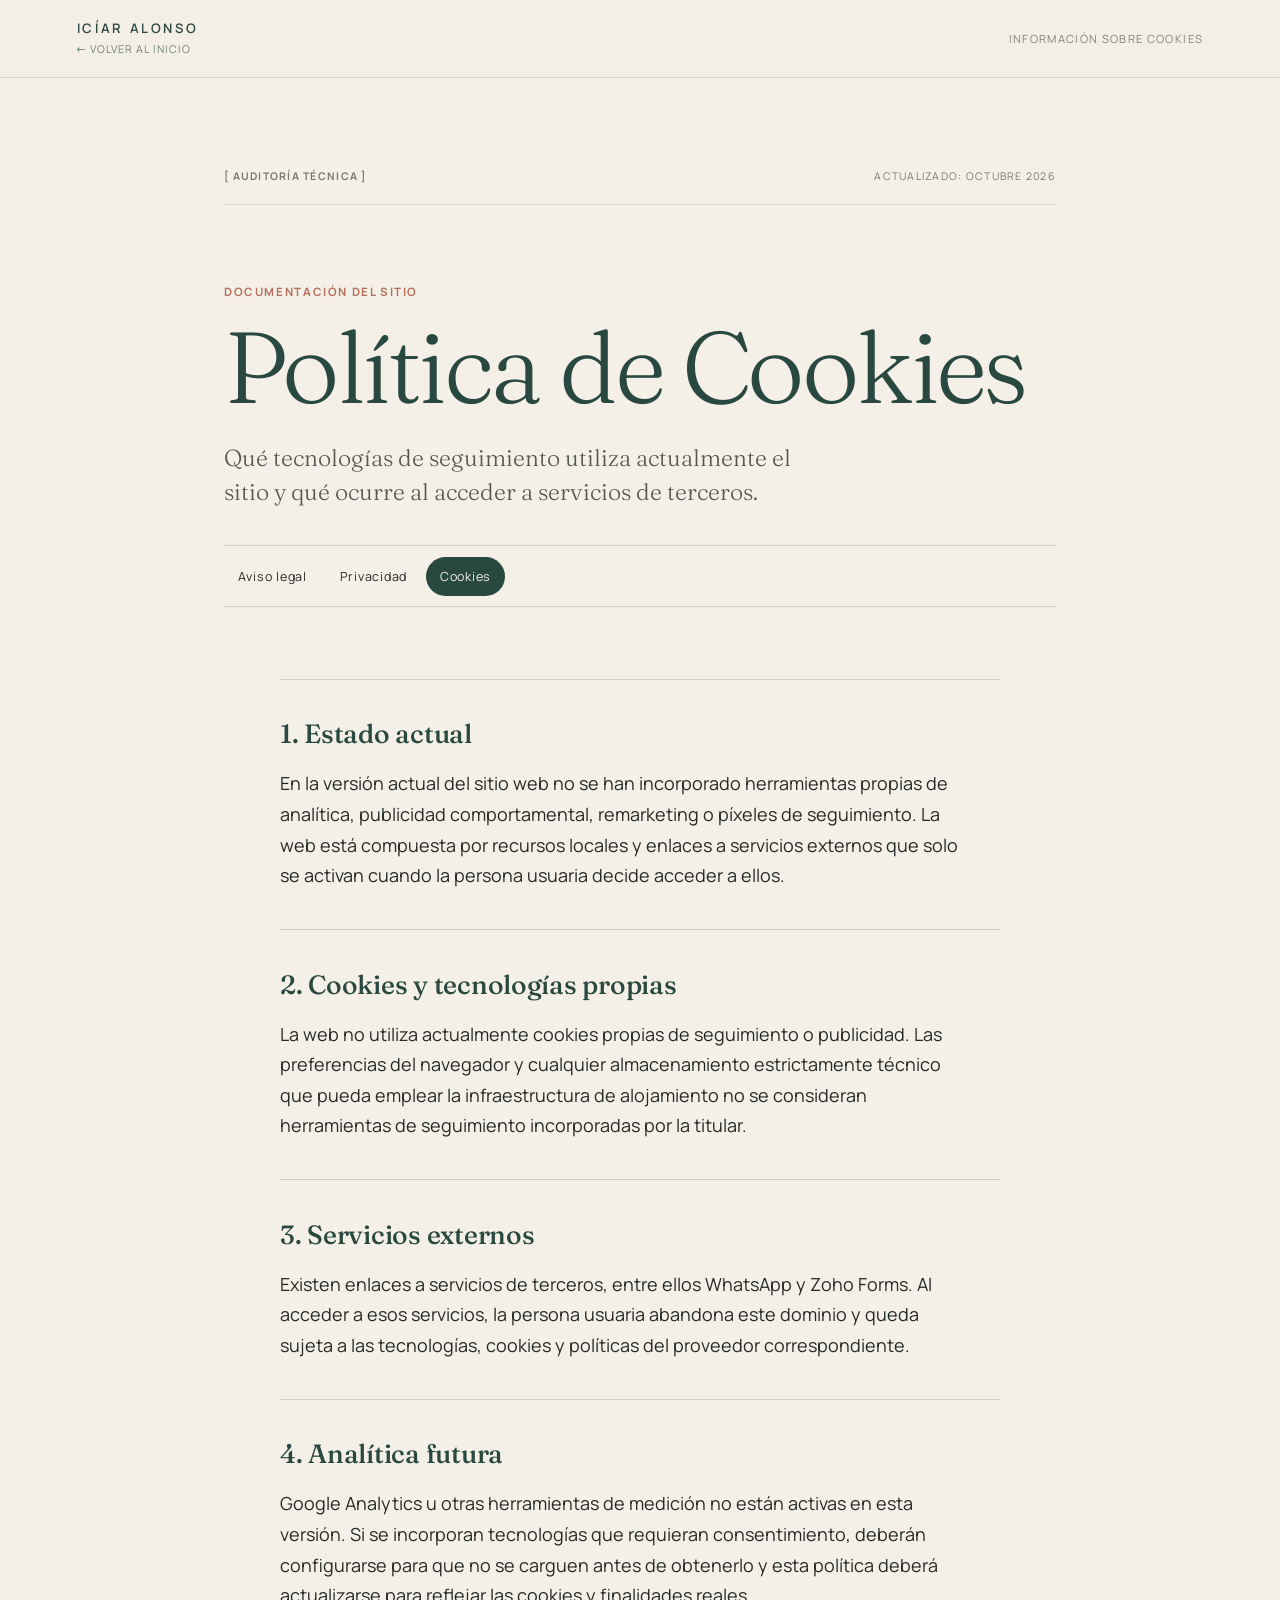
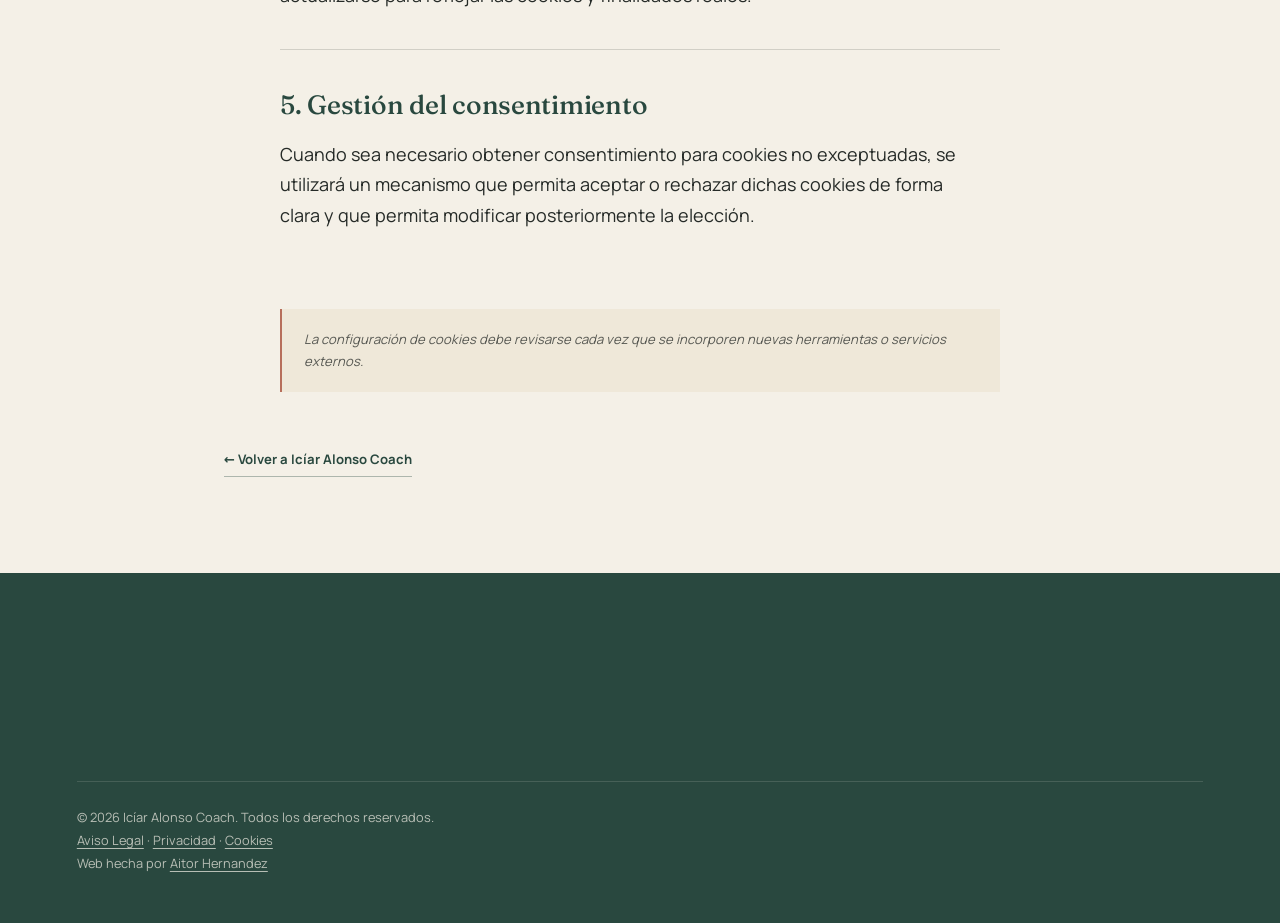
<file: politica-cookies.html>
<!DOCTYPE html>
<html lang="es" dir="ltr">
<head>
  <meta charset="UTF-8">
  <meta name="viewport" content="width=device-width, initial-scale=1.0, viewport-fit=cover">
  <title>Política de Cookies — Icíar Alonso Coach</title>
  <meta name="robots" content="noindex, follow">
  <link rel="canonical" href="https://iciarcoach.es/politica-cookies.html">
  <link rel="icon" type="image/svg+xml" href="data:image/svg+xml,<svg xmlns='http://www.w3.org/2000/svg' viewBox='0 0 100 100'><circle cx='50' cy='50' r='46' fill='%2329483F'/><text y='58' x='50' text-anchor='middle' font-family='serif' font-size='38' fill='%23F4F0E7'>I</text></svg>">
  <meta name="theme-color" content="#F4F0E7">
  <link rel="stylesheet" href="css/styles.css">
</head>
<body class="editorial-flow page-reading">
<header class="masthead"><div class="masthead-inner">
  <a href="index.html" class="brand-signature" aria-label="Volver al inicio"><span class="brand-top">ICÍAR ALONSO</span><span class="brand-bottom">← VOLVER AL INICIO</span></a>
  <div class="masthead-center"><span class="live-status">Información sobre Cookies</span></div>
</div></header>
<main class="letter-reading-view"><div class="letter-container">
  <div class="letter-stamp-top"><span class="spec-id">[ AUDITORÍA TÉCNICA ]</span><span class="spec-legend">ACTUALIZADO: OCTUBRE 2026</span></div>
  <header class="letter-header"><p class="legal-eyebrow">Documentación del sitio</p><h1 class="letter-headline">Política de Cookies</h1><p class="legal-intro">Qué tecnologías de seguimiento utiliza actualmente el sitio y qué ocurre al acceder a servicios de terceros.</p></header>
  <nav class="legal-doc-nav" aria-label="Documentación legal"><a href="aviso-legal.html">Aviso legal</a><a href="politica-privacidad.html">Privacidad</a><a href="politica-cookies.html" aria-current="page">Cookies</a></nav>
  <div class="legal-prose-content">
    <section class="legal-block"><h2>1. Estado actual</h2>
      <p>En la versión actual del sitio web no se han incorporado herramientas propias de analítica, publicidad comportamental, remarketing o píxeles de seguimiento. La web está compuesta por recursos locales y enlaces a servicios externos que solo se activan cuando la persona usuaria decide acceder a ellos.</p>
    </section>
    <section class="legal-block"><h2>2. Cookies y tecnologías propias</h2>
      <p>La web no utiliza actualmente cookies propias de seguimiento o publicidad. Las preferencias del navegador y cualquier almacenamiento estrictamente técnico que pueda emplear la infraestructura de alojamiento no se consideran herramientas de seguimiento incorporadas por la titular.</p>
    </section>
    <section class="legal-block"><h2>3. Servicios externos</h2>
      <p>Existen enlaces a servicios de terceros, entre ellos WhatsApp y Zoho Forms. Al acceder a esos servicios, la persona usuaria abandona este dominio y queda sujeta a las tecnologías, cookies y políticas del proveedor correspondiente.</p>
    </section>
    <section class="legal-block"><h2>4. Analítica futura</h2>
      <p>Google Analytics u otras herramientas de medición no están activas en esta versión. Si se incorporan tecnologías que requieran consentimiento, deberán configurarse para que no se carguen antes de obtenerlo y esta política deberá actualizarse para reflejar las cookies y finalidades reales.</p>
    </section>
    <section class="legal-block"><h2>5. Gestión del consentimiento</h2>
      <p>Cuando sea necesario obtener consentimiento para cookies no exceptuadas, se utilizará un mecanismo que permita aceptar o rechazar dichas cookies de forma clara y que permita modificar posteriormente la elección.</p>
    </section>
    <p class="legal-meta-note"><em>La configuración de cookies debe revisarse cada vez que se incorporen nuevas herramientas o servicios externos.</em></p>
  </div>
  <a class="legal-back-link" href="index.html">← Volver a Icíar Alonso Coach</a>
</div></main>
<footer class="end">
  <p class="end__legal">© 2026 Icíar Alonso Coach. Todos los derechos reservados.<br><a href="aviso-legal.html">Aviso Legal</a> · <a href="politica-privacidad.html">Privacidad</a> · <a href="politica-cookies.html">Cookies</a><br>Web hecha por <a href="https://www.aitorhernandez.es" rel="noopener" target="_blank">Aitor Hernandez<span class="sr"> (se abre en una pestaña nueva)</span></a></p>
</footer>
<script src="js/main.js" defer></script>
</body></html>
</file>
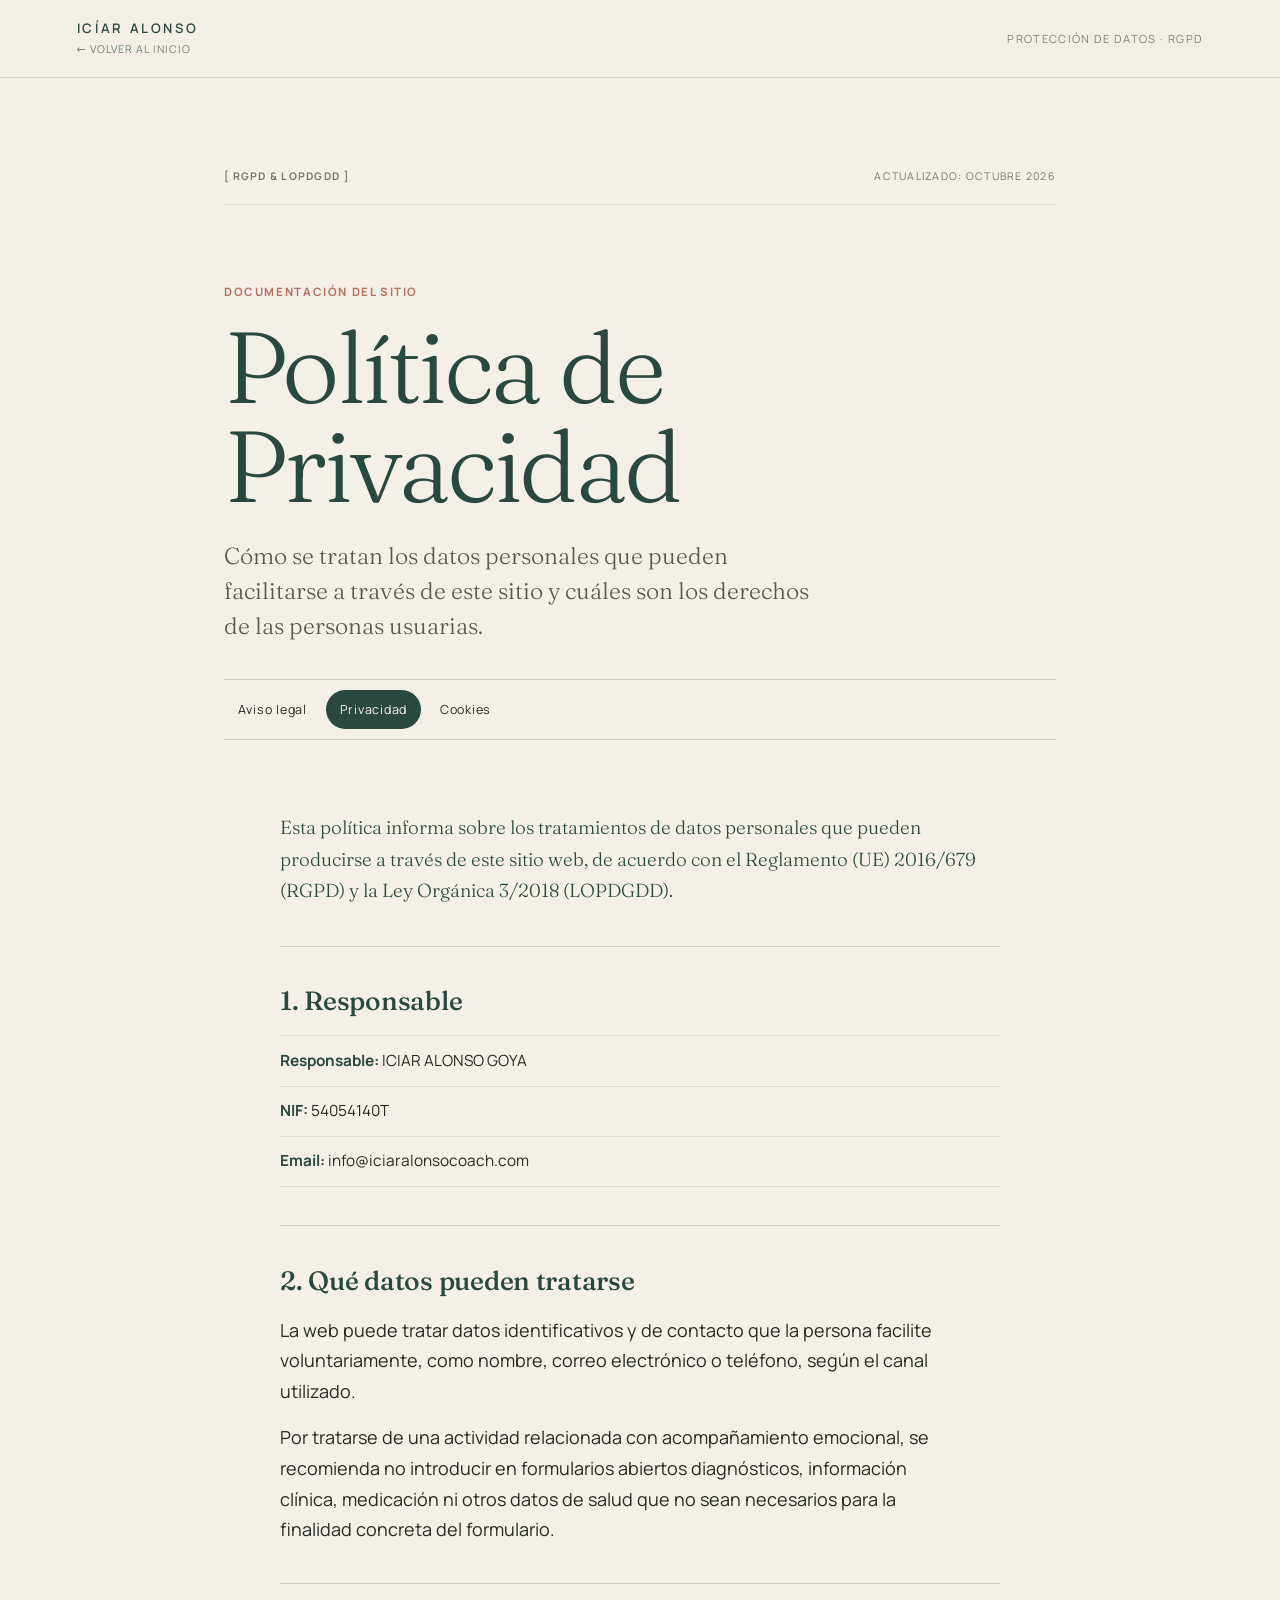
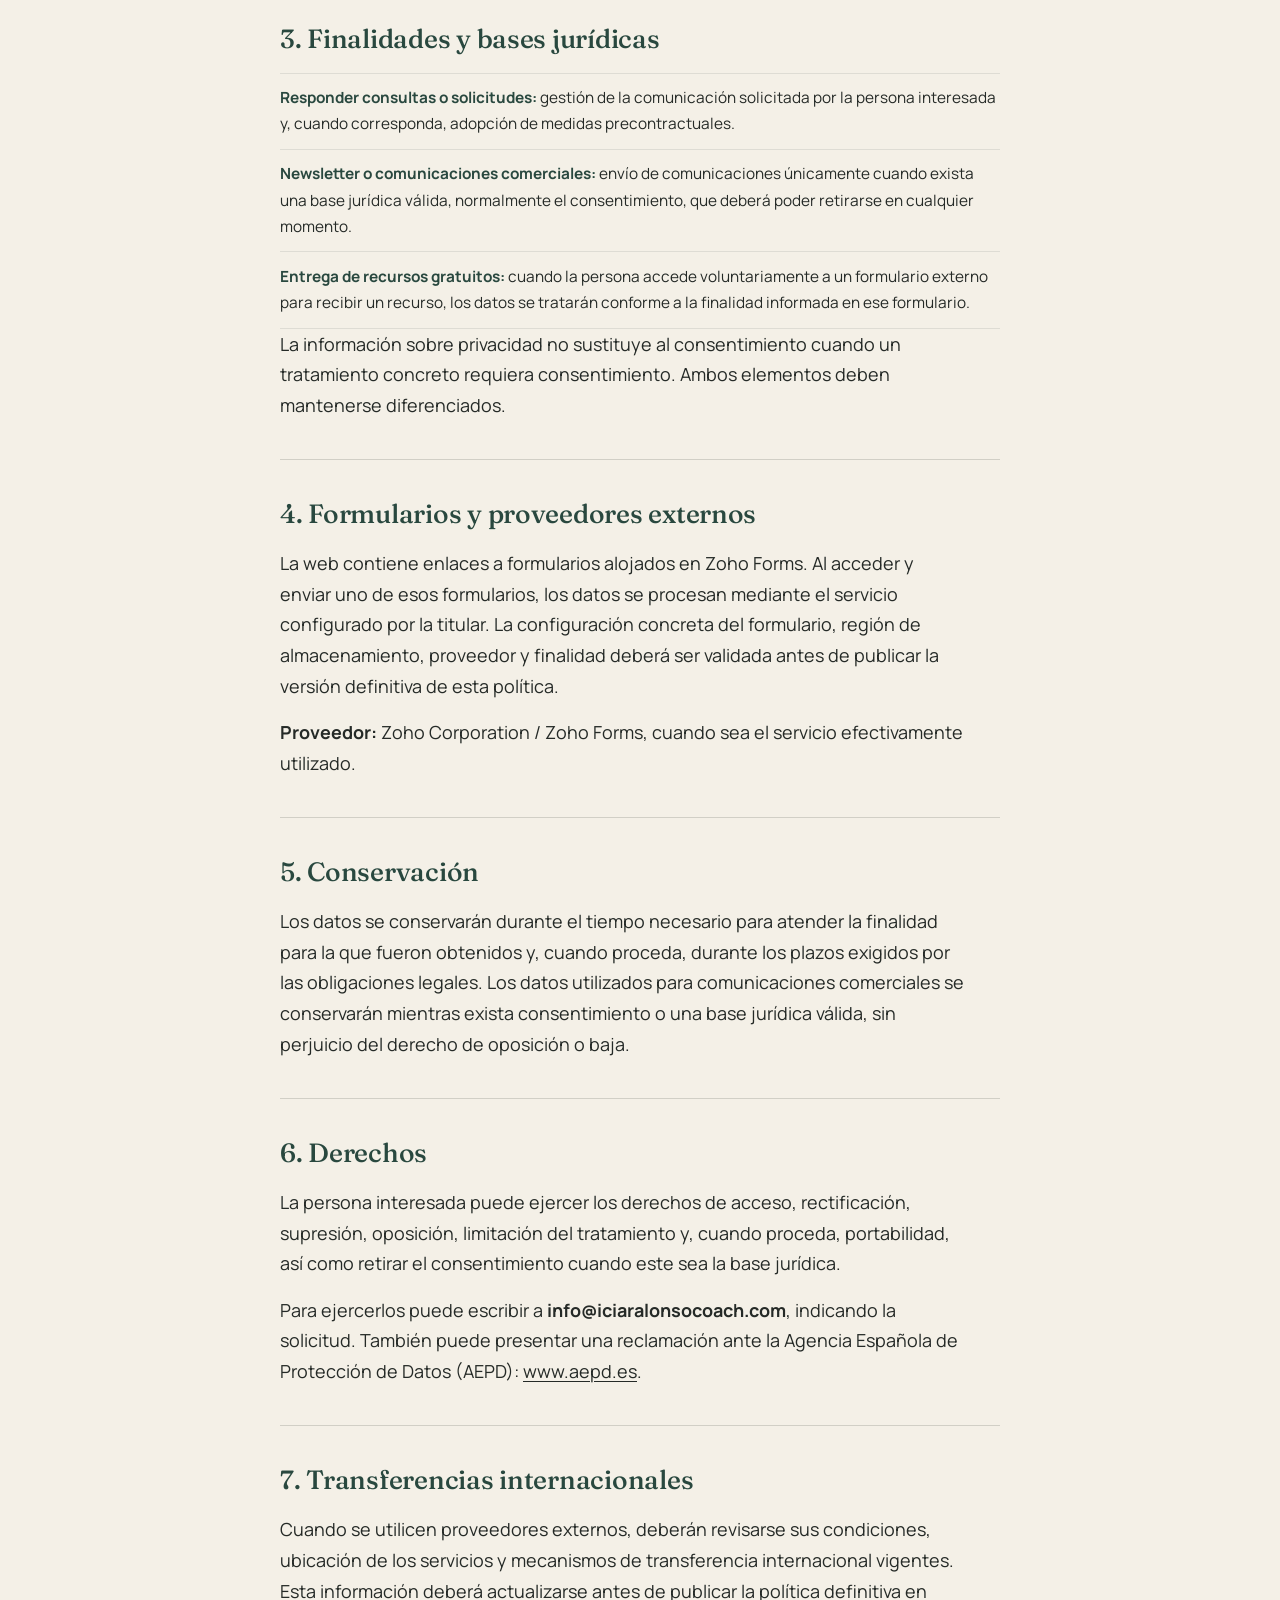
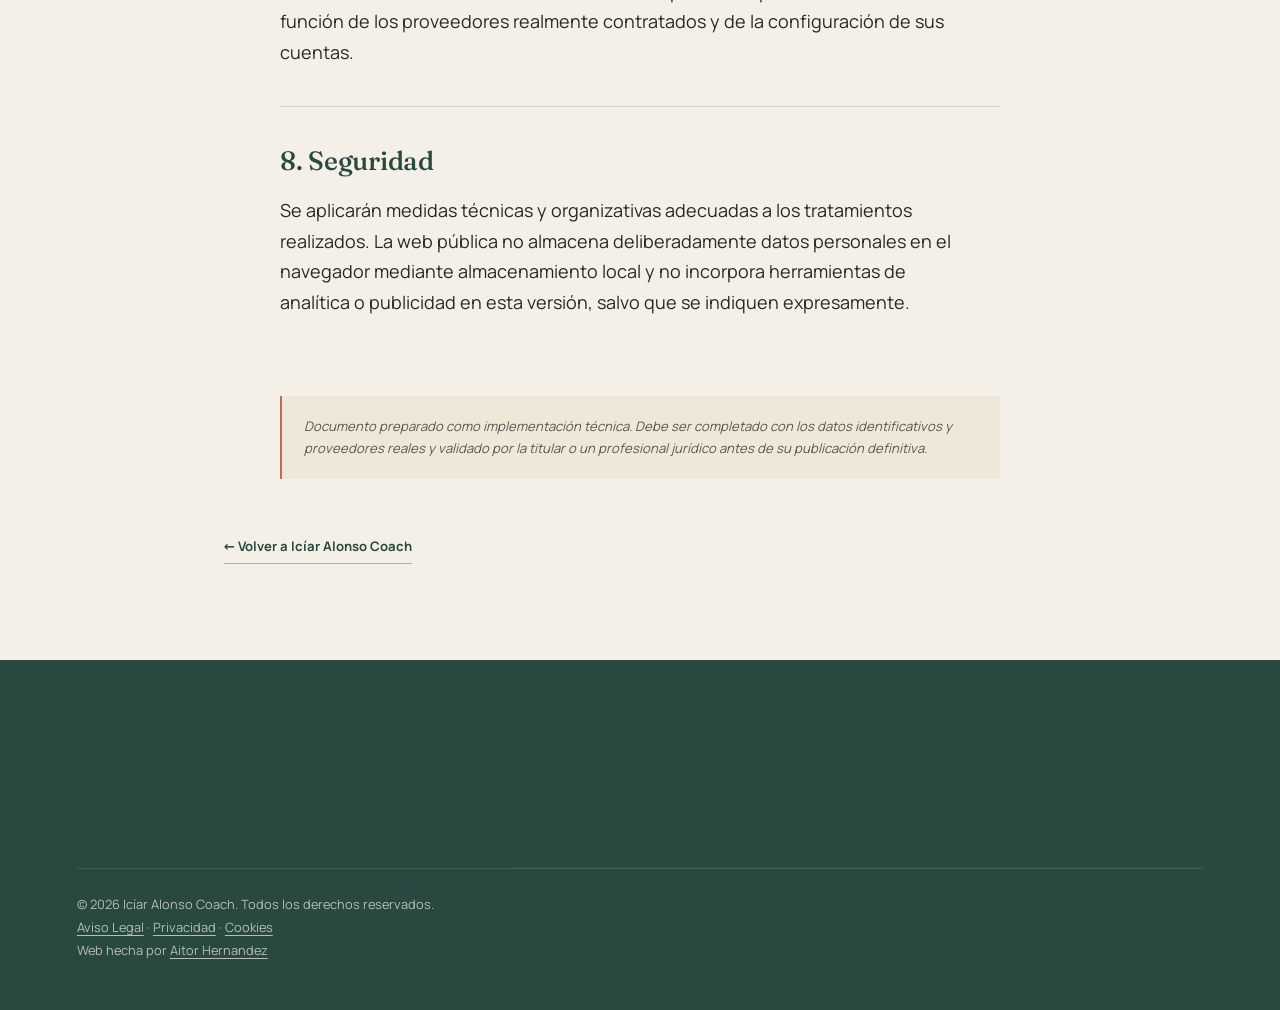
<file: politica-privacidad.html>
<!DOCTYPE html>
<html lang="es" dir="ltr">
<head>
  <meta charset="UTF-8">
  <meta name="viewport" content="width=device-width, initial-scale=1.0, viewport-fit=cover">
  <title>Política de Privacidad — Icíar Alonso Coach</title>
  <meta name="robots" content="noindex, follow">
  <link rel="canonical" href="https://iciarcoach.es/politica-privacidad.html">
  <link rel="icon" type="image/svg+xml" href="data:image/svg+xml,<svg xmlns='http://www.w3.org/2000/svg' viewBox='0 0 100 100'><circle cx='50' cy='50' r='46' fill='%2329483F'/><text y='58' x='50' text-anchor='middle' font-family='serif' font-size='38' fill='%23F4F0E7'>I</text></svg>">
  <meta name="theme-color" content="#F4F0E7">
  <link rel="stylesheet" href="css/styles.css">
</head>
<body class="editorial-flow page-reading">
<header class="masthead"><div class="masthead-inner">
  <a href="index.html" class="brand-signature" aria-label="Volver al inicio"><span class="brand-top">ICÍAR ALONSO</span><span class="brand-bottom">← VOLVER AL INICIO</span></a>
  <div class="masthead-center"><span class="live-status">Protección de Datos · RGPD</span></div>
</div></header>
<main class="letter-reading-view"><div class="letter-container">
  <div class="letter-stamp-top"><span class="spec-id">[ RGPD & LOPDGDD ]</span><span class="spec-legend">ACTUALIZADO: OCTUBRE 2026</span></div>
  <header class="letter-header"><p class="legal-eyebrow">Documentación del sitio</p><h1 class="letter-headline">Política de Privacidad</h1><p class="legal-intro">Cómo se tratan los datos personales que pueden facilitarse a través de este sitio y cuáles son los derechos de las personas usuarias.</p></header>
  <nav class="legal-doc-nav" aria-label="Documentación legal"><a href="aviso-legal.html">Aviso legal</a><a href="politica-privacidad.html" aria-current="page">Privacidad</a><a href="politica-cookies.html">Cookies</a></nav>
  <div class="legal-prose-content">
    <p>Esta política informa sobre los tratamientos de datos personales que pueden producirse a través de este sitio web, de acuerdo con el Reglamento (UE) 2016/679 (RGPD) y la Ley Orgánica 3/2018 (LOPDGDD).</p>
    <section class="legal-block"><h2>1. Responsable</h2><ul class="legal-data-list">
      <li><strong>Responsable:</strong> ICIAR ALONSO GOYA</li><li><strong>NIF:</strong> 54054140T</li><li><strong>Email:</strong> info@iciaralonsocoach.com</li>
    </ul></section>
    <section class="legal-block"><h2>2. Qué datos pueden tratarse</h2>
      <p>La web puede tratar datos identificativos y de contacto que la persona facilite voluntariamente, como nombre, correo electrónico o teléfono, según el canal utilizado.</p>
      <p>Por tratarse de una actividad relacionada con acompañamiento emocional, se recomienda no introducir en formularios abiertos diagnósticos, información clínica, medicación ni otros datos de salud que no sean necesarios para la finalidad concreta del formulario.</p>
    </section>
    <section class="legal-block"><h2>3. Finalidades y bases jurídicas</h2>
      <ul class="legal-data-list">
        <li><strong>Responder consultas o solicitudes:</strong> gestión de la comunicación solicitada por la persona interesada y, cuando corresponda, adopción de medidas precontractuales.</li>
        <li><strong>Newsletter o comunicaciones comerciales:</strong> envío de comunicaciones únicamente cuando exista una base jurídica válida, normalmente el consentimiento, que deberá poder retirarse en cualquier momento.</li>
        <li><strong>Entrega de recursos gratuitos:</strong> cuando la persona accede voluntariamente a un formulario externo para recibir un recurso, los datos se tratarán conforme a la finalidad informada en ese formulario.</li>
      </ul>
      <p>La información sobre privacidad no sustituye al consentimiento cuando un tratamiento concreto requiera consentimiento. Ambos elementos deben mantenerse diferenciados.</p>
    </section>
    <section class="legal-block"><h2>4. Formularios y proveedores externos</h2>
      <p>La web contiene enlaces a formularios alojados en Zoho Forms. Al acceder y enviar uno de esos formularios, los datos se procesan mediante el servicio configurado por la titular. La configuración concreta del formulario, región de almacenamiento, proveedor y finalidad deberá ser validada antes de publicar la versión definitiva de esta política.</p>
      <p><strong>Proveedor:</strong> Zoho Corporation / Zoho Forms, cuando sea el servicio efectivamente utilizado.</p>
    </section>
    <section class="legal-block"><h2>5. Conservación</h2>
      <p>Los datos se conservarán durante el tiempo necesario para atender la finalidad para la que fueron obtenidos y, cuando proceda, durante los plazos exigidos por las obligaciones legales. Los datos utilizados para comunicaciones comerciales se conservarán mientras exista consentimiento o una base jurídica válida, sin perjuicio del derecho de oposición o baja.</p>
    </section>
    <section class="legal-block"><h2>6. Derechos</h2>
      <p>La persona interesada puede ejercer los derechos de acceso, rectificación, supresión, oposición, limitación del tratamiento y, cuando proceda, portabilidad, así como retirar el consentimiento cuando este sea la base jurídica.</p>
      <p>Para ejercerlos puede escribir a <strong>info@iciaralonsocoach.com</strong>, indicando la solicitud. También puede presentar una reclamación ante la Agencia Española de Protección de Datos (AEPD): <a href="https://www.aepd.es" target="_blank" rel="noopener noreferrer" class="inline-legal-link">www.aepd.es</a>.</p>
    </section>
    <section class="legal-block"><h2>7. Transferencias internacionales</h2>
      <p>Cuando se utilicen proveedores externos, deberán revisarse sus condiciones, ubicación de los servicios y mecanismos de transferencia internacional vigentes. Esta información deberá actualizarse antes de publicar la política definitiva en función de los proveedores realmente contratados y de la configuración de sus cuentas.</p>
    </section>
    <section class="legal-block"><h2>8. Seguridad</h2>
      <p>Se aplicarán medidas técnicas y organizativas adecuadas a los tratamientos realizados. La web pública no almacena deliberadamente datos personales en el navegador mediante almacenamiento local y no incorpora herramientas de analítica o publicidad en esta versión, salvo que se indiquen expresamente.</p>
    </section>
    <p class="legal-meta-note"><em>Documento preparado como implementación técnica. Debe ser completado con los datos identificativos y proveedores reales y validado por la titular o un profesional jurídico antes de su publicación definitiva.</em></p>
  </div>
  <a class="legal-back-link" href="index.html">← Volver a Icíar Alonso Coach</a>
</div></main>
<footer class="end">
  <p class="end__legal">© 2026 Icíar Alonso Coach. Todos los derechos reservados.<br><a href="aviso-legal.html">Aviso Legal</a> · <a href="politica-privacidad.html">Privacidad</a> · <a href="politica-cookies.html">Cookies</a><br>Web hecha por <a href="https://www.aitorhernandez.es" rel="noopener" target="_blank">Aitor Hernandez<span class="sr"> (se abre en una pestaña nueva)</span></a></p>
</footer>
<script src="js/main.js" defer></script>
</body></html>
</file>
<file: css/styles.css>
@font-face{font-family:"Fraunces";src:url(../fonts/fraunces-latin-wght-normal.woff2) format("woff2");font-weight:100 900;font-style:normal;font-display:swap}
@font-face{font-family:"Fraunces";src:url(../fonts/fraunces-latin-wght-italic.woff2) format("woff2");font-weight:100 900;font-style:italic;font-display:swap}
@font-face{font-family:"Manrope";src:url(../fonts/manrope-latin-wght-normal.woff2) format("woff2");font-weight:200 800;font-display:swap}
:root{--bosque:#29483F;--salvia:#A9BBAE;--marfil:#F4F0E7;--terracota:#B76F5C;--arena:#D8C7AA;--carbon:#252A27;
--serif:"Fraunces",Georgia,serif;--sans:"Manrope",system-ui,sans-serif;--pad:clamp(1.4rem,6vw,6rem);--ease:cubic-bezier(.2,.7,.1,1)}
*,*::before,*::after{box-sizing:border-box;margin:0}
html{scroll-behavior:smooth;-webkit-text-size-adjust:100%}
body{background:var(--marfil);color:var(--carbon);font:400 1.0625rem/1.7 var(--sans);overflow-x:hidden}
img{display:block;max-width:100%;height:auto}
a{color:inherit}
em{font-style:italic}
:focus-visible{outline:2px solid var(--terracota);outline-offset:4px}
.skip{position:absolute;left:1rem;top:-4rem;background:var(--marfil);padding:.6rem 1rem;z-index:99}.skip:focus{top:1rem}

/* barra */
.bar{position:fixed;inset:0 0 auto;z-index:20;display:flex;justify-content:space-between;align-items:center;padding:calc(1.1rem + env(safe-area-inset-top)) var(--pad) 1rem;color:var(--marfil);mix-blend-mode:normal;transition:transform .5s var(--ease)}
.bar.is-hidden{transform:translateY(-110%)}
.bar__mark{font:italic 400 1.25rem var(--serif);text-decoration:none}
.bar__mark{font:400 .95rem var(--serif);letter-spacing:.28em;text-decoration:none}
.bar__btn{background:none;border:0;color:inherit;font:600 .8rem var(--sans);letter-spacing:.14em;text-transform:lowercase;padding:.6rem 0;cursor:pointer;border-bottom:1px solid currentColor}
.menu{position:fixed;inset:0;z-index:15;background:var(--bosque);color:var(--marfil);display:flex;align-items:center;padding:var(--pad)}
.menu[hidden]{display:none}
.menu ul{list-style:none;padding:0}
.menu a{display:block;font:300 clamp(2.2rem,9vw,5rem)/1.25 var(--serif);text-decoration:none;opacity:.85}
.menu a:hover{opacity:1;font-style:italic}
.trail{position:fixed;z-index:10;top:0;bottom:0;right:.7rem;width:1px;background:rgba(127,127,127,.25);pointer-events:none}
.trail i{position:absolute;left:-3px;top:0;width:7px;height:7px;border-radius:50%;background:var(--terracota);transform:translateY(var(--y,0))}

/* piezas */
.h2{font:300 clamp(2rem,7vw,3.6rem)/1.1 var(--serif);letter-spacing:-.01em}
.h3{font:400 .95rem var(--sans);letter-spacing:.02em;margin:3rem 0 1rem;opacity:.75}
.lead{font:300 clamp(1.3rem,4.6vw,1.9rem)/1.45 var(--serif)}
.lead em,.cases em{color:var(--terracota)}
.btn{display:inline-block;background:var(--bosque);color:var(--marfil);padding:1.05rem 1.7rem;border-radius:99px;text-decoration:none;font-weight:600;font-size:.95rem;transition:background .3s,transform .3s var(--ease)}
.btn:hover{background:var(--terracota);transform:translateY(-2px)}
.btn--light{background:var(--marfil);color:var(--bosque)}.btn--light:hover{background:var(--arena);color:var(--carbon)}
.btn--sand{background:var(--arena);color:var(--carbon)}.btn--sand:hover{background:var(--marfil)}
.lnk{font-weight:600;font-size:.95rem;margin-left:1.2rem;display:inline-block;padding:.6rem 0}

/* hero */
.hero{position:relative;min-height:100svh;display:block;color:var(--marfil);background:var(--bosque);overflow:hidden}
.hero__img{position:relative;display:block;height:64svh}
.hero__img img{width:100%;height:100%;object-fit:cover;object-position:50% 35%}
.hero__img::after{content:"";position:absolute;inset:0;background:linear-gradient(180deg,rgba(20,36,30,.5) 0%,rgba(20,36,30,0) 30%,rgba(41,72,63,.7) 75%,var(--bosque) 100%)}
.hero__txt{position:relative;margin-top:-5.5rem;padding:0 var(--pad) 3.5rem;max-width:68rem;width:100%}
.hero__h{font:300 clamp(1.9rem,7.6vw,5.2rem)/1.06 var(--serif);letter-spacing:-.02em;margin-bottom:1.6rem}
.line{display:block;overflow:hidden;padding-bottom:.08em}
.line>span{display:block}
.js .line>span{transform:translateY(105%)}
.js.ready .line>span{transform:none;transition:transform 1.4s var(--ease)}
.js.ready .line:nth-child(2)>span{transition-delay:.12s}.js.ready .line:nth-child(3)>span{transition-delay:.24s}.js.ready .line:nth-child(4)>span{transition-delay:.36s}
.hero__sub{max-width:30rem;font-size:1rem;opacity:.92;margin-bottom:1.8rem}
.hero__cta .btn{background:var(--marfil);color:var(--bosque)}.hero__cta .btn:hover{background:var(--terracota);color:var(--marfil)}
.hero__sign{position:absolute;right:calc(var(--pad) + .8rem);top:50%;writing-mode:vertical-rl;font-size:.72rem;letter-spacing:.3em;opacity:.7;display:none}

/* pausa */
.pause{min-height:100svh;display:grid;place-items:center;padding:6rem var(--pad);background:var(--marfil)}
.pause__t{font:300 clamp(1.9rem,7.4vw,4.4rem)/1.22 var(--serif);max-width:20em;letter-spacing:-.015em}
.pause__t .w{opacity:.14;transition:opacity .5s}.pause__t .w.on{opacity:1}

/* qué es */
.que{padding:2rem var(--pad) 7rem;display:grid;gap:3.5rem}
.que__fig{margin:0 calc(var(--pad)*-1) 0 0;aspect-ratio:3/4;overflow:hidden}
.que__fig img{width:100%;height:100%;object-fit:cover}
.que .h2{margin-bottom:1.6rem}
.cases{list-style:none;padding:0;counter-reset:c}
.cases li{padding:1.3rem 0;border-top:1px solid rgba(37,42,39,.25);font:300 1.25rem/1.45 var(--serif)}
.cases li:last-child{border-bottom:1px solid rgba(37,42,39,.25)}
.coda{margin-top:2.5rem;font:italic 300 1.3rem/1.5 var(--serif)}

/* cómo */
.como{background:var(--bosque);color:var(--marfil);padding:7rem var(--pad);display:grid;gap:3.5rem}
.como .h2{font:300 clamp(2rem,7vw,3.6rem)/1.1 var(--serif);letter-spacing:-.01em;white-space:nowrap}
.como__grid{display:grid;grid-template-columns:1fr;gap:3rem}
.como__item{display:grid;gap:1.1rem}
.como__icon{display:grid;place-items:center;width:2.6rem;height:2.6rem;border:1px solid rgba(244,240,231,.45);border-radius:50%;font-size:.65rem;letter-spacing:.08em;color:var(--arena)}
.como__item p{font:300 clamp(1.45rem,5vw,2.4rem)/1.25 var(--serif);max-width:20em}
.como__item:nth-child(3) p{color:var(--arena)}

/* objetivo: imagen a pantalla completa */
.goal{position:relative;min-height:90svh;display:grid;align-items:end;color:var(--marfil);overflow:hidden}
.goal__img{position:absolute;inset:0;width:100%;height:100%;object-fit:cover;object-position:50% 50%}
.goal::before{content:"";position:absolute;inset:0;z-index:1;background:linear-gradient(180deg,rgba(20,36,30,.1),rgba(20,36,30,.82))}
.goal__t{position:relative;z-index:2;padding:0 var(--pad) 4rem;font:300 clamp(2.3rem,9.5vw,6.5rem)/1.04 var(--serif);letter-spacing:-.025em;max-width:13em}

/* llamada */
.call{background:var(--terracota);color:var(--marfil);padding:8rem var(--pad);min-height:85svh;display:flex;flex-direction:column;justify-content:center;align-items:flex-start;gap:1.6rem}
.call__h{font:300 clamp(2.4rem,9vw,5.4rem)/1.05 var(--serif);letter-spacing:-.02em;max-width:11em}
.call__p{max-width:30rem;font-size:1.1rem}
.call .btn--light{color:#6b3526;margin-top:1rem}

/* sobre mí */
.yo{background:var(--arena);padding:6rem var(--pad);display:grid;gap:2.5rem}
.yo__fig{width:72%;margin-left:auto;aspect-ratio:4/5;overflow:hidden;border-radius:999px 999px 0 0}
.yo__fig img{width:100%;height:100%;object-fit:cover}
.yo .h2{margin-bottom:1.5rem}.yo .lead{margin-bottom:1.5rem}.yo__body>p:last-child{max-width:34rem}

/* testimonios */
.voces{background:var(--salvia);padding:6rem 0 6rem}
.voces .h2,.voces__note{padding:0 var(--pad)}
.voces__note{margin:1rem 0 3rem;max-width:32rem;font-size:.95rem}
.voces__track{display:flex;gap:3rem;overflow-x:auto;scroll-snap-type:x mandatory;padding:0 var(--pad) 1rem;scrollbar-width:none}
.voces__track::-webkit-scrollbar{display:none}
blockquote{flex:0 0 min(86vw,34rem);scroll-snap-align:start}
blockquote p{font:300 clamp(1.3rem,4.6vw,1.75rem)/1.45 var(--serif)}
.voces{background:var(--salvia);padding:6rem var(--pad)}
.voces__note{margin:1rem 0 4rem;max-width:32rem;font-size:.95rem}
.voces__stage{display:grid}
blockquote{grid-area:1/1}
blockquote p{font:300 clamp(1.45rem,5.2vw,2.6rem)/1.35 var(--serif);max-width:26em;letter-spacing:-.01em}
.js .voz{opacity:0;visibility:hidden;transform:translateY(.8rem);transition:opacity .7s var(--ease),transform .7s var(--ease),visibility 0s .7s}
.js .voz.is-on{opacity:1;visibility:visible;transform:none;transition-delay:0s}
.voces__nav{display:flex;align-items:center;gap:1.5rem;margin-top:3.5rem;font-size:.85rem;letter-spacing:.14em}
.voces__nav button{width:3rem;height:3rem;border-radius:50%;border:1px solid var(--carbon);background:none;color:inherit;font-size:1.1rem;cursor:pointer;transition:background .3s,color .3s}
.voces__nav button:hover{background:var(--carbon);color:var(--salvia)}
.sr{position:absolute;width:1px;height:1px;overflow:hidden;clip:rect(0 0 0 0);white-space:nowrap}

/* faq */
.faq{padding:7rem var(--pad);max-width:60rem}
.faq .h2{margin-bottom:2.5rem}
details{border-top:1px solid rgba(37,42,39,.25)}details:last-of-type{border-bottom:1px solid rgba(37,42,39,.25)}
summary{list-style:none;cursor:pointer;padding:1.4rem 2rem 1.4rem 0;font:400 1.25rem/1.35 var(--serif);position:relative}
summary::-webkit-details-marker{display:none}
summary::after{content:"";position:absolute;right:.2rem;top:50%;width:.9rem;height:1px;background:currentColor;box-shadow:0 0 0 0 currentColor;transition:transform .4s var(--ease)}
summary::before{content:"";position:absolute;right:.2rem;top:50%;width:.9rem;height:1px;background:currentColor;transform:rotate(90deg);transition:transform .4s var(--ease)}
details[open] summary::before{transform:rotate(0)}
details p{padding:0 0 1.6rem;max-width:40rem}

/* regalo */
.gift{background:var(--carbon);color:var(--marfil);padding:8rem var(--pad);min-height:100svh;display:flex;flex-direction:column;justify-content:center;gap:1.5rem}
.gift__k{font:italic 300 1.1rem var(--serif);color:var(--arena)}
.gift__h{font:300 clamp(2rem,7.6vw,4.4rem)/1.1 var(--serif);max-width:14em;letter-spacing:-.015em}
.gift__p{max-width:30rem}
.gift .btn{align-self:flex-start;margin-top:.5rem}
.gift__s{font-size:.85rem;opacity:.65;max-width:30rem}

/* cierre */
.end{background:var(--bosque);color:var(--marfil);padding:8rem var(--pad) calc(3rem + env(safe-area-inset-bottom));display:grid;gap:1.8rem;justify-items:start}
.end__a{font:300 clamp(1.4rem,5vw,2.2rem)/1.35 var(--serif);max-width:22em;color:var(--salvia)}
.end__newsletter{width:100%;display:grid;gap:1.2rem;padding:2rem 0;border-top:1px solid rgba(244,240,231,.2);border-bottom:1px solid rgba(244,240,231,.2)}
.end__newsletter h2{font:300 clamp(1.8rem,4vw,2.8rem)/1.15 var(--serif);max-width:15em};margin-bottom:1rem
.end__newsletter p{font-size:.95rem;max-width:34rem;color:var(--salvia)}
.end__newsletter .btn{justify-self:start}
.end__b{font:300 clamp(2.6rem,11vw,7.5rem)/1 var(--serif);letter-spacing:-.03em;max-width:9em;margin-top:2rem}
.end__c{display:flex;flex-wrap:wrap;gap:0 2rem;font-size:.95rem;margin-top:1.5rem}
.end__c a{padding:.5rem 0}
.end__line{width:100%;margin-top:5rem;overflow:visible}
.end__line path{fill:none;stroke:var(--salvia);stroke-width:1.2;stroke-dasharray:700;stroke-dashoffset:700;transition:stroke-dashoffset 2.6s var(--ease)}
.end__line.draw path{stroke-dashoffset:0}
.end__sign{font-size:.72rem;letter-spacing:.3em;opacity:.6}
.end__legal{font-size:.8rem;opacity:.7;line-height:1.8;border-top:1px solid rgba(244,240,231,.2);padding-top:1.5rem;width:100%;margin-top:1rem}
.end__legal a{text-underline-offset:3px}

/* reveal de imagen */
.js .reveal{clip-path:inset(0 0 100% 0);transition:clip-path 1.5s var(--ease)}
.js .reveal.in{clip-path:inset(0)}
.js .reveal img{clip-path:inset(0 0 100% 0);transition:clip-path 1.5s var(--ease)}
.js .reveal.in img{clip-path:inset(0)}

@media(max-width:47.99em){
.hero__txt{margin-top:-2rem;padding:2.5rem var(--pad) 3.5rem}
.como .h2{white-space:normal}
.como__item{min-width:0}
.como__item p{max-width:none;overflow-wrap:break-word}

/* Ajustes exclusivos para móvil */
.pause{min-height:0;padding:2rem var(--pad)}
.goal{min-height:0}
.goal__img{object-position:55% 45%}
.goal__t{padding:6.5rem var(--pad) 2rem}
.call{min-height:0;padding:3rem var(--pad)}
.yo__fig{width:min(72%,22rem);margin-inline:auto;justify-self:center}
.gift{min-height:0;padding:3rem var(--pad)}
}

@media(min-width:48em){
body{font-size:1.125rem}
.bar{padding-inline:var(--pad)}
.trail{right:1.6rem}
.hero{display:flex;align-items:flex-end}
.hero__img{position:absolute;inset:0;height:auto}
.hero__img::after{background:linear-gradient(180deg,rgba(20,36,30,.45) 0%,rgba(20,36,30,.2) 35%,rgba(20,36,30,.88) 100%)}
.hero__img img{position:absolute;left:16%;width:112%;max-width:none;object-position:50% 50%;-webkit-mask-image:linear-gradient(90deg,transparent,#000 22%);mask-image:linear-gradient(90deg,transparent,#000 22%)}
.hero__txt{margin-top:0;padding-bottom:6rem;max-width:88rem}
.hero__sign{display:block}
.que{grid-template-columns:5fr 6fr;gap:clamp(3rem,8vw,9rem);align-items:start;padding-top:8rem}
.que__fig{position:sticky;top:5rem;width:min(100%,34rem);aspect-ratio:3/4;margin:0 0 0 calc(var(--pad)*-1)}
.como{grid-template-columns:1fr;padding:11rem var(--pad)}
.como__grid{grid-template-columns:repeat(3,minmax(0,1fr));gap:clamp(2rem,5vw,6rem)}
.como__item{align-content:start}
.como__item:nth-child(2){padding-top:2.5rem}
.como__item:nth-child(3){padding-top:5rem}
.goal__img{object-position:50% 50%}
.call{padding-inline:var(--pad);align-items:flex-end;text-align:right}
.call__h{max-width:12em}.call__p{max-width:26rem}
.yo{grid-template-columns:5fr 6fr;align-items:center;gap:clamp(3rem,8vw,9rem);padding-block:10rem}
.yo__fig{width:min(100%,29rem);justify-self:center}
 .voces{padding-block:9rem}
 .voces{padding-block:9rem}.voces__stage{max-width:62rem}
.faq{margin-left:auto;margin-right:auto}
.end{padding-top:12rem}
.end__newsletter{grid-template-columns:minmax(0,1fr) auto;align-items:center;column-gap:3rem}
.end__newsletter h2,.end__newsletter p{grid-column:1}
.end__newsletter .btn{grid-column:2;grid-row:1 / span 2;align-self:center}
}
@media(min-width:48em) and (max-width:64em){
.hero__txt{padding-top:clamp(5rem,10vh,7rem);padding-bottom:clamp(3rem,6vh,5rem)}
}
@media(min-width:48em) and (max-height:850px){
.hero__txt{padding-top:clamp(4.5rem,11vh,6.5rem);padding-bottom:clamp(2rem,4vh,3.5rem)}
}
@media(prefers-reduced-motion:reduce){
html{scroll-behavior:auto}
*{transition-duration:.01ms!important}
 .js .line>span{transform:none}.js .reveal{clip-path:none}.pause__t .w{opacity:1}
 .js .line>span{transform:none}.js .reveal img{clip-path:none}.pause__t .w{opacity:1}
.end__line path{stroke-dashoffset:0}
}

/* páginas legales */
.page-reading{background:var(--marfil);min-height:100vh}
.masthead{border-bottom:1px solid rgba(37,42,39,.14);padding:1.2rem var(--pad);background:rgba(244,240,231,.96)}
.masthead-inner{max-width:86rem;margin:0 auto;display:flex;align-items:center;justify-content:space-between;gap:2rem}
.brand-signature{display:flex;flex-direction:column;gap:.18rem;text-decoration:none;color:var(--bosque)}
.brand-top{font:600 .82rem var(--sans);letter-spacing:.2em}
.brand-bottom{font-size:.67rem;letter-spacing:.1em;opacity:.65;transition:opacity .25s}
.brand-signature:hover .brand-bottom{opacity:1}
.masthead-center{font-size:.7rem;letter-spacing:.12em;text-transform:uppercase;opacity:.55;text-align:right}
.letter-reading-view{padding:clamp(3rem,7vw,7rem) var(--pad) 6rem}
.letter-container{width:min(100%,52rem);margin:0 auto}
.letter-stamp-top{display:flex;justify-content:space-between;align-items:center;gap:1rem;padding-bottom:1.15rem;border-bottom:1px solid rgba(37,42,39,.18);font-size:.66rem;letter-spacing:.12em;text-transform:uppercase;opacity:.6}
.spec-id{font-weight:700}
.letter-header{padding:clamp(2.4rem,6vw,5rem) 0 2.2rem}
.legal-eyebrow{font-size:.72rem;letter-spacing:.14em;text-transform:uppercase;color:var(--terracota);font-weight:700;margin-bottom:1rem}
.letter-headline{font:300 clamp(3rem,9vw,6.3rem)/.98 var(--serif);letter-spacing:-.035em;color:var(--bosque);max-width:10em}
.legal-intro{font:300 clamp(1.15rem,3vw,1.45rem)/1.5 var(--serif);max-width:38rem;margin-top:1.5rem;color:rgba(37,42,39,.78)}
.legal-doc-nav{display:flex;flex-wrap:wrap;gap:.35rem;border-top:1px solid rgba(37,42,39,.16);border-bottom:1px solid rgba(37,42,39,.16);padding:.65rem 0;margin-bottom:clamp(2.5rem,6vw,4.5rem)}
.legal-doc-nav a{font-size:.78rem;letter-spacing:.06em;text-decoration:none;padding:.55rem .85rem;border-radius:99px;transition:background .25s,color .25s}
.legal-doc-nav a:hover{background:var(--arena)}
.legal-doc-nav a[aria-current="page"]{background:var(--bosque);color:var(--marfil)}
.legal-prose-content{max-width:45rem;margin:0 auto}
.legal-prose-content>p:first-child{font:300 1.18rem/1.65 var(--serif);color:var(--bosque);padding-bottom:2.5rem}
.legal-block{padding:2.4rem 0;border-top:1px solid rgba(37,42,39,.17)}
.legal-block h2{font:500 clamp(1.3rem,3vw,1.65rem)/1.2 var(--serif);color:var(--bosque);margin-bottom:1.15rem;letter-spacing:-.01em}
.legal-block p{max-width:43rem;margin-bottom:1rem}
.legal-block p:last-child{margin-bottom:0}
.legal-data-list{list-style:none;padding:0;margin:0}
.legal-data-list li{padding:.72rem 0;border-bottom:1px solid rgba(37,42,39,.1);font-size:.96rem}
.legal-data-list li:first-child{border-top:1px solid rgba(37,42,39,.1)}
.legal-data-list strong{color:var(--bosque)}
.inline-legal-link{text-underline-offset:3px;text-decoration-thickness:1px}
.legal-meta-note{margin-top:2.5rem;padding:1.25rem 1.4rem;border-left:2px solid var(--terracota);background:rgba(216,199,170,.22);font-size:.82rem;line-height:1.65;color:rgba(37,42,39,.75)}
.legal-back-link{display:inline-block;margin-top:3.5rem;color:var(--bosque);font-size:.82rem;font-weight:700;text-decoration:none;border-bottom:1px solid rgba(41,72,63,.35);padding-bottom:.35rem;transition:border-color .25s,color .25s}
.legal-back-link:hover{color:var(--terracota);border-color:var(--terracota)}
.legal-nav-list{list-style:none;padding:0;margin:.5rem 0 1.5rem}
.legal-nav-list li{display:inline}
.legal-nav-list li:not(:last-child)::after{content:" · ";opacity:.4;margin:0 .3rem}
.legal-nav-list a{text-underline-offset:3px}
@media(max-width:42em){
.masthead{padding-top:1rem;padding-bottom:1rem}
.masthead-center{display:none}
.letter-reading-view{padding-top:2.5rem}
.letter-stamp-top{align-items:flex-start;flex-direction:column;gap:.35rem}
.letter-header{padding-top:2.5rem}
.legal-doc-nav{position:sticky;top:0;z-index:5;background:rgba(244,240,231,.96);backdrop-filter:blur(10px);margin-inline:calc(var(--pad)*-1);padding-inline:var(--pad)}
.legal-doc-nav a{font-size:.72rem;padding:.5rem .65rem}
.legal-prose-content>p:first-child{font-size:1.08rem}
.legal-block{padding:2rem 0}
.legal-data-list li{font-size:.91rem}
}
@media(prefers-reduced-motion:reduce){
.legal-doc-nav a,.brand-bottom,.legal-back-link{transition:none}
}

/* testimonios: una sola voz visible cuando JavaScript está activo */
.js .voces__stage{position:relative;min-height:clamp(16rem,34vw,24rem)}
.js .voces .voz{grid-area:1/1;align-self:start}
.js .voces__nav{display:flex}
</file>
